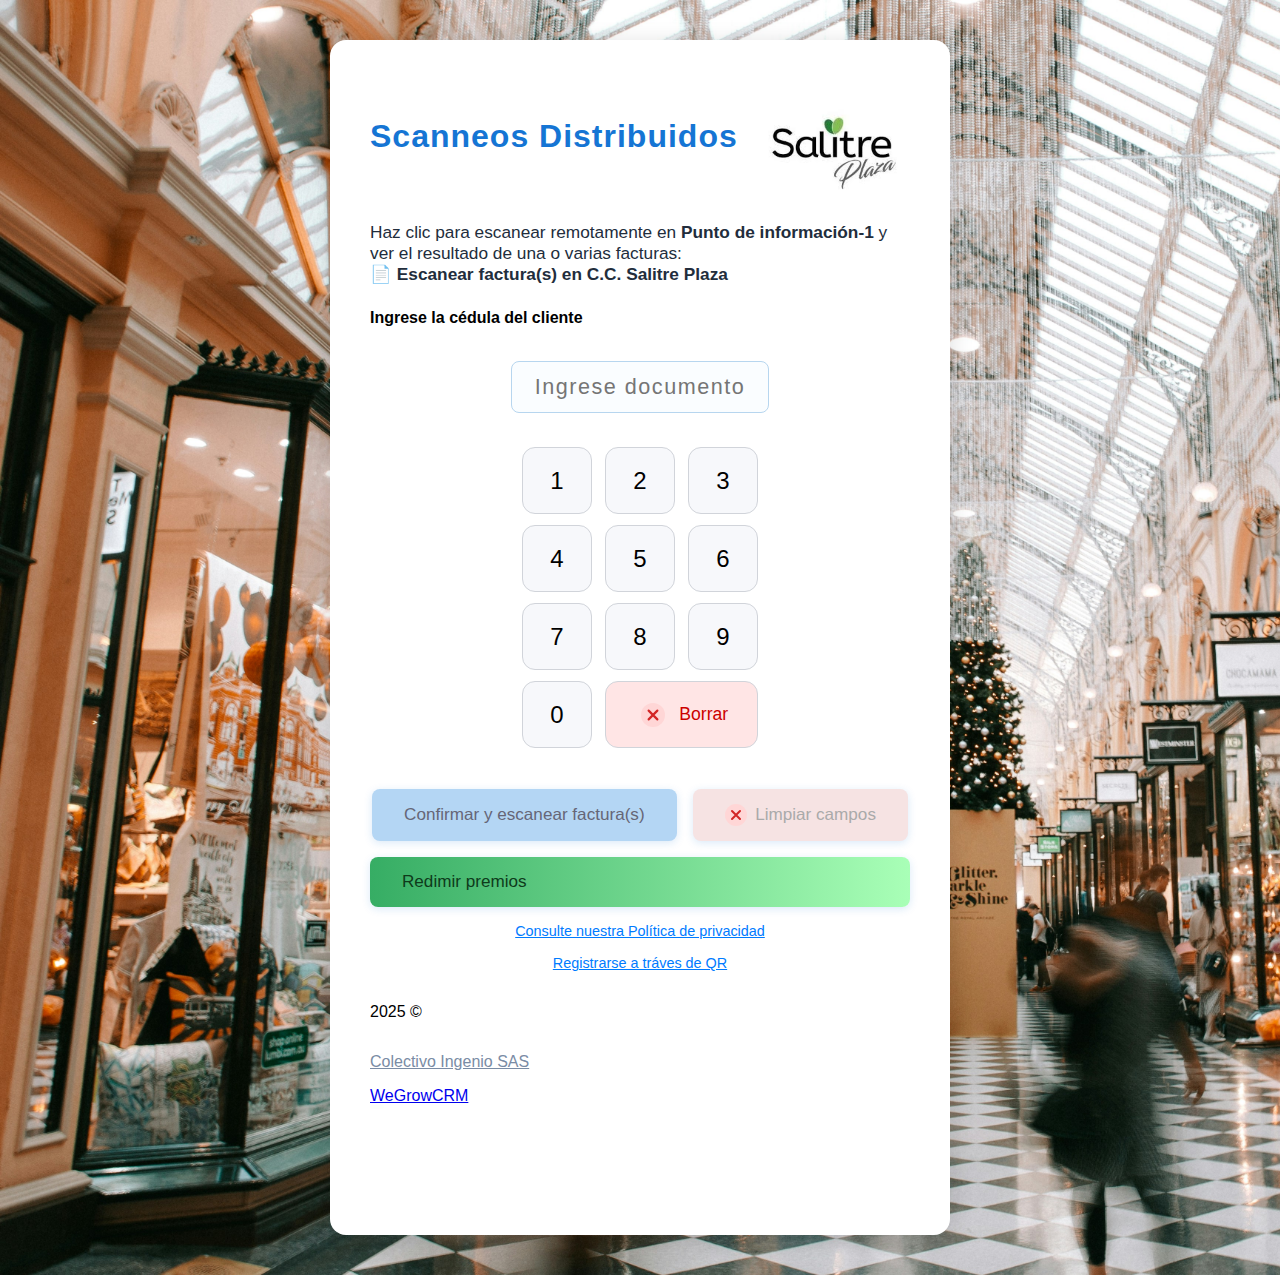
<file: fronendv3/index.html>
<!DOCTYPE html>
<html lang="es">
<head>
    <meta charset="UTF-8">
    <title>Scanneos Distribuidos - Demo </title>
    <link rel="stylesheet" href="css/style.css">
    <link rel="stylesheet" href="css/modal.css">

</head>
<body>
<div class="container">
    <div class="header-content">
        <h1>Scanneos Distribuidos</h1>
        <img src="img/logo.png" alt="Logo" class="logo">
    </div>
    <div class="explicacion">
        Haz clic para escanear remotamente en <b>Punto de información-1</b> y ver el resultado de una o varias facturas:<br>
        <b>📄 Escanear factura(s) en C.C. Salitre Plaza </b>
    </div>
    <div id="form-cedula" class="input-group">
        <label for="input-cedula"><b>Ingrese la cédula del cliente</b></label>
        <input id="input-cedula" type="text" maxlength="15" inputmode="none" readonly placeholder="Ingrese documento">
        <div id="teclado"></div>
        <div class="buttons">
            <button id="btn-confirmar" class="btn-confirmar" disabled>Confirmar y escanear factura(s)</button>
            <button class="btn-cancelar" id="btn-cancelar" disabled>
                
                <svg width="22" height="22" fill="none" viewBox="0 0 22 22">
                    <circle cx="11" cy="11" r="11" fill="#ffd6d6"/>
                    <path d="M7 7l8 8M15 7l-8 8" stroke="#d32626" stroke-width="2" stroke-linecap="round"/>
                </svg>
                Limpiar campos
            </button>
        </div>
        <button id="btn-redimir" class="btn-redimir">Redimir premios</button>
        <a href="politica-de-privacidad.html" class="politica-privacidad-link">Consulte nuestra Política de privacidad</a> 
        <a href="#" class="politica-privacidad-link" id="btn-escanear-qr">Registrarse a tráves de QR</a>
        
	    <P>2025 ©</P> 
        <a href="http://colectivoingenio.com" target="_blank" style="color:#7A8CA5;text-decoration:underline;">Colectivo Ingenio SAS</a>
        <a href="https://wegrowcrm.com/" target="_blank">WeGrowCRM</a>

        <script src="js/modal.js"></script>
        <div id="qrModal" class="modal">
        <div class="modal-content">
            <span class="close-button">&times;</span>
            <h2>Registro QR</h2>
            <p>Escanee el código QR con su dispositivo móvil para registrarse.</p>
            <div class="qr-code-placeholder">
                <img src="img/frame.png" alt="Código QR de registro">
                </div>
            <p class="modal-info">Asegúrese de tener conexión a internet en su dispositivo.</p>
            <button class="modal-button" id="btn-modal-cerrar">Entendido</button>
        </div>
    </div>
    </div>
    <div class="asociado" id="asociado"></div>

    <div class="status" id="status"></div>
    <div class="cards" id="cards"></div>
    <div id="confirm-area" style="display:none;">

        <button class="btn-secundario" id="btn-otra">Escanear otra más</button>
        <button id="btn-confirmar-envio" class="btn-confirmar">Confirmar envío</button>
    </div>
    <div id="mensaje-confirmacion"></div>
    <div id="volver-inicio-area" style="display:none;">
        <button id="btn-volver-inicio" class="btn-confirmar">Volver a comenzar</button>
    </div>
</div>
<script src="js/calculadora.js"></script>
<script src="js/demo.js"></script>
<script src="js/main.js"></script>
<script src="js/modal.js"></script>

</body>
</html>


<!-- redimir premios -->
<!-- posibilidad de registrar QR -->
<!-- firma -->
<!-- política de privacidad -->
</file>
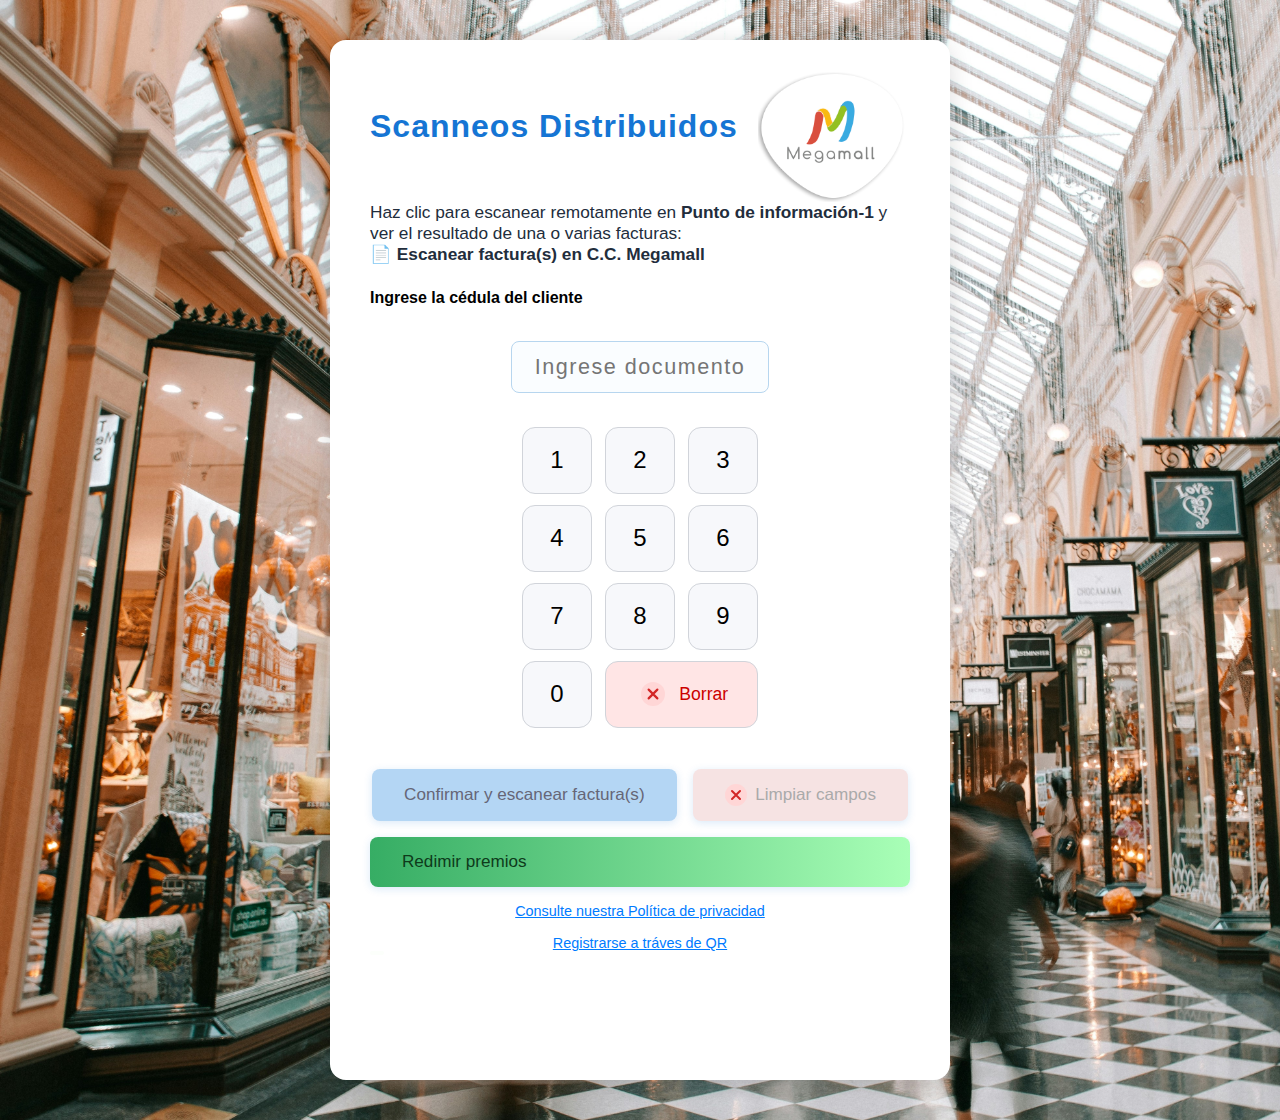
<file: frontend/index.html>
<!DOCTYPE html>
<html lang="es">
<head>
    <meta charset="UTF-8">
    <title>Scanneos Distribuidos - Demo Teclado</title>
    <link rel="stylesheet" href="css/style.css">
    <link rel="stylesheet" href="css/modal.css">

</head>
<body>
<div class="container">
    <div class="header-content">
        <h1>Scanneos Distribuidos</h1>
        <img src="img/logo.png" alt="Logo" class="logo">
    </div>
    <div class="explicacion">
        Haz clic para escanear remotamente en <b>Punto de información-1</b> y ver el resultado de una o varias facturas:<br>
        <b>📄 Escanear factura(s) en C.C. Megamall</b>
    </div>
    <div id="form-cedula" class="input-group">
        <label for="input-cedula"><b>Ingrese la cédula del cliente</b></label>
        <input id="input-cedula" type="text" maxlength="15" inputmode="none" readonly placeholder="Ingrese documento">
        <div id="teclado"></div>
        <div class="buttons">
            <button id="btn-confirmar" class="btn-confirmar" disabled>Confirmar y escanear factura(s)</button>
            <button class="btn-cancelar" id="btn-cancelar" disabled>
                
                <svg width="22" height="22" fill="none" viewBox="0 0 22 22">
                    <circle cx="11" cy="11" r="11" fill="#ffd6d6"/>
                    <path d="M7 7l8 8M15 7l-8 8" stroke="#d32626" stroke-width="2" stroke-linecap="round"/>
                </svg>
                Limpiar campos
            </button>
        </div>
        <button id="btn-redimir" class="btn-redimir">Redimir premios</button>
        <a href="politica-de-privacidad.html" class="politica-privacidad-link">Consulte nuestra Política de privacidad</a> 
        <a href="#" class="politica-privacidad-link" id="btn-escanear-qr">Registrarse a tráves de QR</a>

        <script src="js/modal.js"></script>
        <div id="qrModal" class="modal">
        <div class="modal-content">
            <span class="close-button">&times;</span>
            <h2>Registro QR</h2>
            <p>Escanee el código QR con su dispositivo móvil para registrarse.</p>
            <div class="qr-code-placeholder">
                <img src="img/frame.png" alt="Código QR de registro">
                </div>
            <p class="modal-info">Asegúrese de tener conexión a internet en su dispositivo.</p>
            <button class="modal-button" id="btn-modal-cerrar">Entendido</button>
        </div>
    </div>
    </div>
    <div class="asociado" id="asociado"></div>
    <div class="status" id="status"></div>
    <div class="cards" id="cards"></div>
    <div id="confirm-area" style="display:none;">
        <button class="btn-secundario" id="btn-otra">Escanear otra más</button>
        <button id="btn-confirmar-envio" class="btn-confirmar">Confirmar envío</button>
    </div>
    <div id="mensaje-confirmacion"></div>
    <div id="volver-inicio-area" style="display:none;">
        <button id="btn-volver-inicio" class="btn-confirmar">Volver a comenzar</button>
    </div>
</div>
<script src="js/calculadora.js"></script>
<script src="js/demo.js"></script>
<script src="js/main.js"></script>
<script src="js/modal.js"></script>

</body>
</html>


<!-- redimir premios -->
<!-- posibilidad de registrar QR -->
<!-- firma -->
<!-- política de privacidad -->
</file>
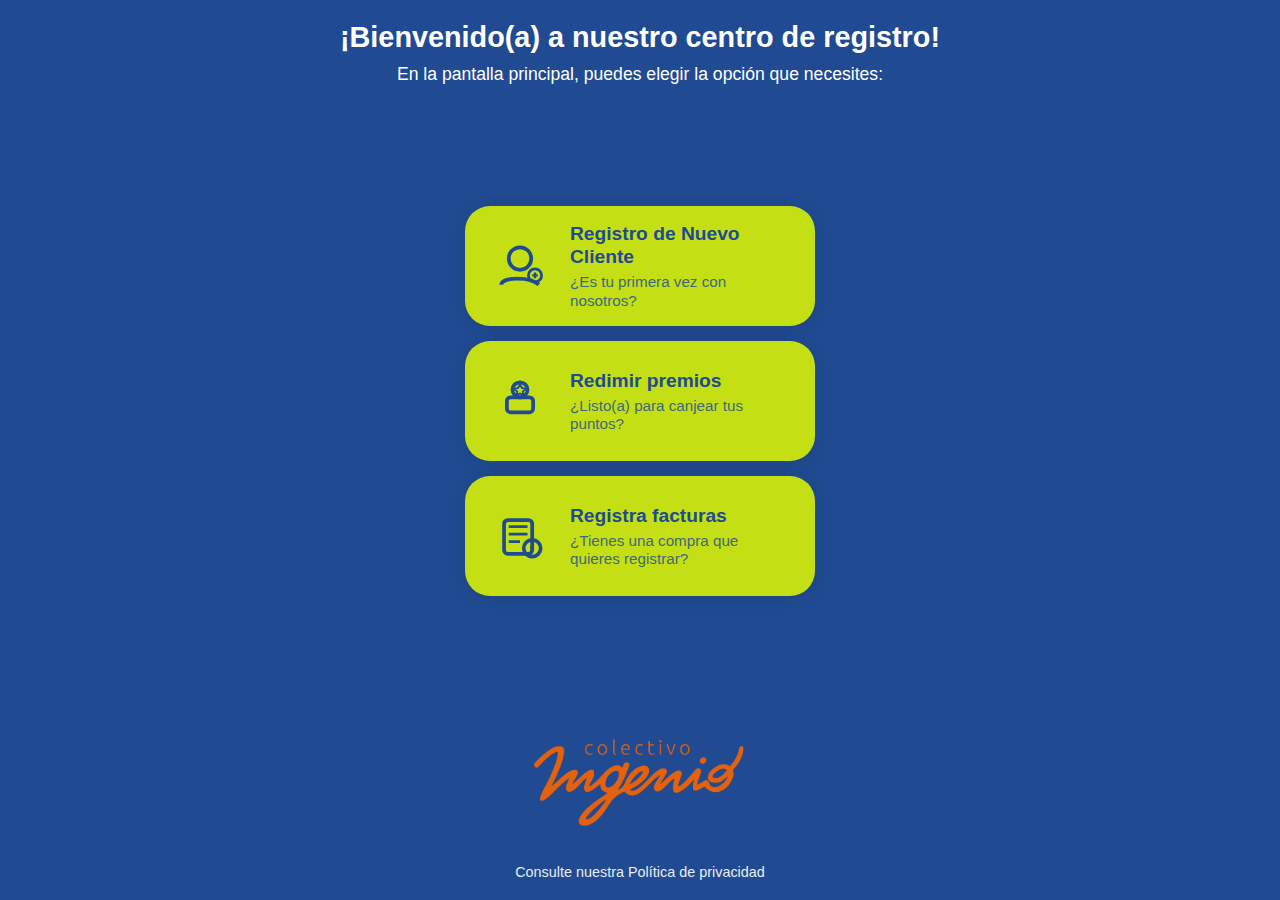
<file: kiosco_registro/index.html>
<!DOCTYPE html>
<html lang="es">
<head>
    <meta charset="UTF-8">
    <title>Centro de Registro</title>
    <meta name="viewport" content="width=device-width, initial-scale=1">
    <style>
        body {
            margin: 0;
            font-family: 'Montserrat', Arial, sans-serif;
            background: #204b92;
            color: #fff;
            height: 100vh;
            overflow: hidden;
        }
        .container {
            display: flex;
            flex-direction: column;
            align-items: center;
            justify-content: space-between;
            height: 100vh;
            padding: 20px;
            box-sizing: border-box;
        }
        .header-section {
            text-align: center;
            flex-shrink: 0;
        }
        .title {
            font-size: 1.8rem;
            margin-bottom: 8px;
            font-weight: bold;
            line-height: 1.2;
        }
        .subtitle {
            font-size: 1.1rem;
            margin-bottom: 15px;
            font-weight: 400;
            line-height: 1.3;
        }
        .options {
            display: flex;
            flex-direction: column;
            gap: 15px;
            align-items: center;
            flex: 1;
            justify-content: center;
            width: 100%;
            max-width: 400px;
        }
        .option {
            background: #c4e014;
            color: #204b92;
            border-radius: 25px;
            width: 100%;
            max-width: 350px;
            height: 120px;
            display: flex;
            align-items: center;
            justify-content: flex-start;
            box-shadow: 0 2px 15px rgba(30,30,30,0.14);
            cursor: pointer;
            transition: box-shadow 0.14s, transform 0.09s;
            user-select: none;
            padding: 0 25px;
            box-sizing: border-box;
        }
        .option:hover {
            box-shadow: 0 8px 28px rgba(30,30,30,0.17);
            transform: translateY(-2px) scale(1.02);
        }
        .option svg {
            width: 60px;
            height: 60px;
            margin-right: 20px;
            flex-shrink: 0;
        }
        .option-content {
            display: flex;
            flex-direction: column;
            align-items: flex-start;
            flex: 1;
        }
        .option-title {
            font-size: 1.2rem;
            font-weight: bold;
            margin-bottom: 5px;
            line-height: 1.2;
        }
        .option-desc {
            font-size: 0.95rem;
            color: #204b92;
            opacity: 0.8;
            line-height: 1.2;
        }
        .footer-section {
            display: flex;
            flex-direction: column;
            align-items: center;
            gap: 15px;
            flex-shrink: 0;
        }
        .footer-section img {
            width: 250px;
            height: auto;
        }
        .footer {
            color: #fff;
            font-size: 0.9rem;
            opacity: 0.9;
            text-align: center;
        }
        .footer a {
            color: #fff;
            text-decoration: none;
        }
        .footer a:hover {
            text-decoration: underline;
        }
        
        /* MODAL ESTILOS */
        .modal {
            display: none;
            position: fixed;
            z-index: 999;
            left: 0; top: 0;
            width: 100vw; height: 100vh;
            background: rgba(32,75,146,0.80);
            justify-content: center;
            align-items: center;
        }
        .modal-content {
            background: #fff;
            color: #204b92;
            border-radius: 22px;
            padding: 38px 34px 24px 34px;
            box-shadow: 0 4px 32px rgba(20,30,50,0.24);
            text-align: center;
            min-width: 300px;
            max-width: 92vw;
            position: relative;
            animation: pop 0.25s;
        }
        @keyframes pop {
            0% {transform: scale(0.8);}
            100% {transform: scale(1);}
        }
        .modal-content img {
            max-width: 250px;
            width: 60vw;
            margin-bottom: 14px;
        }
        .modal-close {
            position: absolute;
            top: 14px;
            right: 20px;
            background: transparent;
            border: none;
            font-size: 1.9rem;
            color: #204b92;
            cursor: pointer;
            font-weight: bold;
        }
        .modal-title {
            font-size: 1.28rem;
            font-weight: 700;
            margin-bottom: 18px;
        }
        
        /* Responsive adjustments */
        @media (max-width: 600px) {
            .container {
                padding: 15px;
            }
            .title {
                font-size: 1.5rem;
            }
            .subtitle {
                font-size: 1rem;
            }
            .option {
                height: 100px;
                padding: 0 20px;
            }
            .option svg {
                width: 50px;
                height: 50px;
                margin-right: 15px;
            }
            .option-title {
                font-size: 1.1rem;
            }
            .option-desc {
                font-size: 0.85rem;
            }
            .footer-section img {
                width: 60px;
            }
        }
        
        @media (max-height: 600px) {
            .title {
                font-size: 1.4rem;
                margin-bottom: 5px;
            }
            .subtitle {
                font-size: 0.95rem;
                margin-bottom: 10px;
            }
            .options {
                gap: 10px;
            }
            .option {
                height: 90px;
            }
            .footer-section {
                gap: 10px;
            }
            .footer-section img {
                width: 50px;
            }
        }
    </style>
</head>
<body>
    <div class="container">
        <div class="header-section">
            <div class="title">
                ¡Bienvenido(a) a nuestro centro de registro!
            </div>
            <div class="subtitle">
                En la pantalla principal, puedes elegir la opción que necesites:
            </div>
        </div>
        
        <div class="options">
            <!-- Opción 1: Registro Nuevo Cliente -->
            <div class="option" id="optCliente">
                <svg fill="none" stroke="currentColor" stroke-width="5" viewBox="0 0 64 64">
                    <circle cx="32" cy="24" r="12" stroke-width="4"/>
                    <path d="M12 52c0-8.8 31.9-8.8 40 0" stroke-width="4"/>
                    <circle cx="48" cy="42" r="7" stroke-width="3"/>
                    <path d="M48 39v6M45 42h6" stroke-width="2.5"/>
                </svg>
                <div class="option-content">
                    <div class="option-title">Registro de Nuevo Cliente</div>
                    <div class="option-desc">¿Es tu primera vez con nosotros?</div>
                </div>
            </div>
            
            <!-- Opción 2: Redimir Premios -->
            <div class="option" id="optPremios">
                <svg fill="none" stroke="currentColor" stroke-width="5" viewBox="0 0 64 64">
                    <rect x="18" y="28" width="28" height="16" rx="4" stroke-width="4"/>
                    <circle cx="32" cy="20" r="8" stroke-width="4"/>
                    <polygon points="32,14 34,18 38,19 35,22 36,26 32,24 28,26 29,22 26,19 30,18" fill="none" stroke-width="2"/>
                </svg>
                <div class="option-content">
                    <div class="option-title">Redimir premios</div>
                    <div class="option-desc">¿Listo(a) para canjear tus puntos?</div>
                </div>
            </div>
            
            <!-- Opción 3: Registrar Facturas -->
            <div class="option" id="optFacturas">
                <svg fill="none" stroke="currentColor" stroke-width="5" viewBox="0 0 64 64">
                    <rect x="15" y="15" width="30" height="36" rx="4" stroke-width="4"/>
                    <path d="M20 22h20M20 30h20M20 38h12" stroke-width="3"/>
                    <circle cx="45" cy="45" r="9" stroke-width="4"/>
                    <path d="M45 41v5M43 45h4" stroke-width="3"/>
                </svg>
                <div class="option-content">
                    <div class="option-title">Registra facturas</div>
                    <div class="option-desc">¿Tienes una compra que quieres registrar?</div>
                </div>
            </div>
        </div>
        
        <div class="footer-section">
            <img src="img/logo_grande.png" alt="">
            <div class="footer">
                <a href="privacy.html">Consulte nuestra Política de privacidad</a>
            </div>
        </div>
    </div>
    
    <!-- MODAL QR REGISTRO -->
    <div class="modal" id="modalQR">
        <div class="modal-content">
            <button class="modal-close" id="closeModal" title="Cerrar">&times;</button>
            <div class="modal-title">Escanea el código QR para registrar tus datos</div>
            <img src="img/frame.png" alt="Código QR de registro">
            <div style="margin-top:12px;font-size:1rem;">
                Usa tu celular para diligenciar tu registro.
            </div>
        </div>
    </div>
    
    <script>
        // Opción 1: Ir a facturas
        document.getElementById('optFacturas').onclick = function() {
            window.location.href = "facturas.html";
        };
        // Opción 2: Ir a premios
        document.getElementById('optPremios').onclick = function() {
            window.location.href = "premios.html";
        };
        // Opción 3: Modal QR
        document.getElementById('optCliente').onclick = function() {
            document.getElementById('modalQR').style.display = "flex";
        };
        document.getElementById('closeModal').onclick = function() {
            document.getElementById('modalQR').style.display = "none";
        };
        // Cerrar modal al hacer click fuera del contenido
        document.getElementById('modalQR').onclick = function(e) {
            if (e.target === this) this.style.display = "none";
        };
        // Opcional: cerrar con ESC
        window.addEventListener('keydown', function(e) {
            if (e.key === 'Escape') {
                document.getElementById('modalQR').style.display = "none";
            }
        });
    </script>
</body>
</html>
</file>
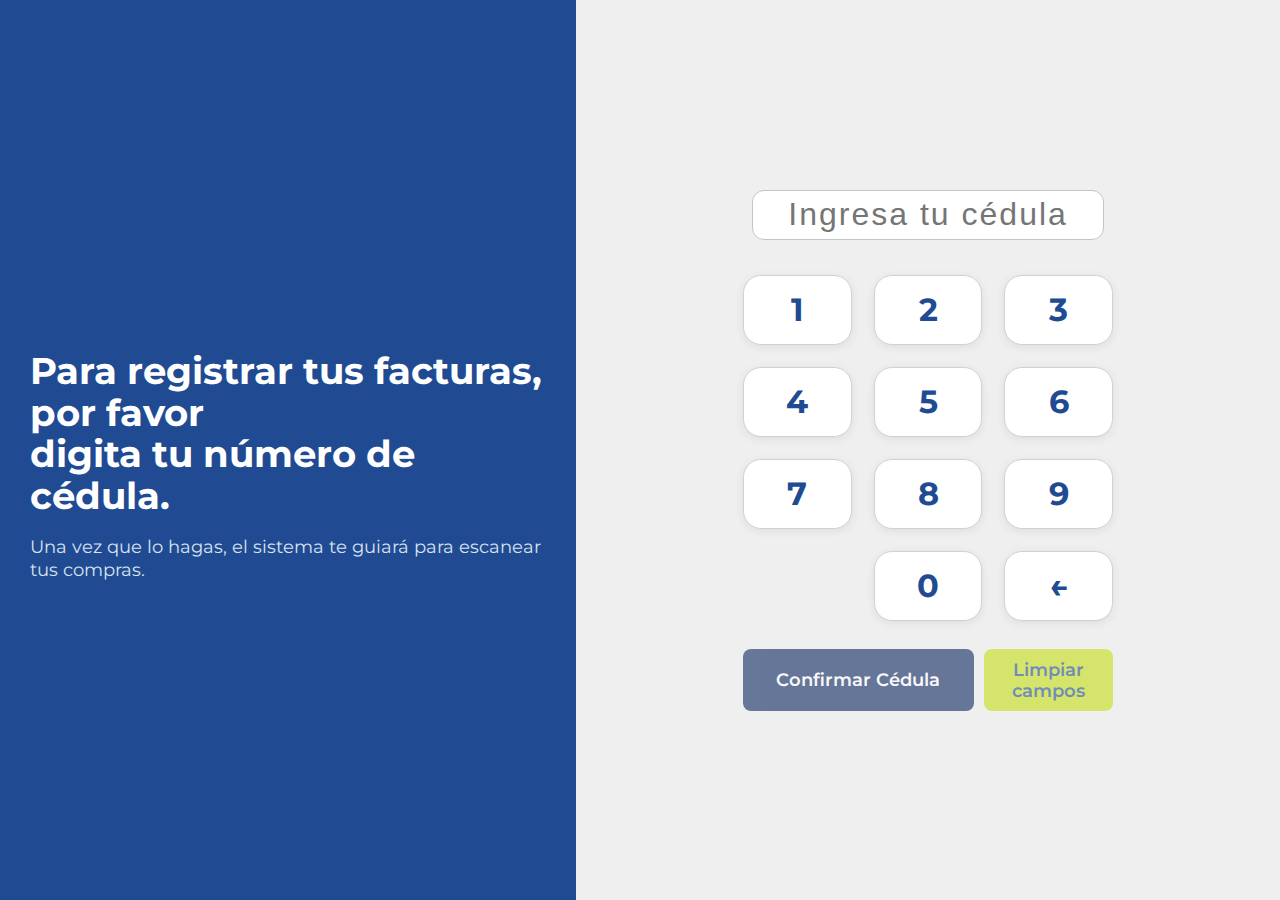
<file: frontend/facturas.html>
<!DOCTYPE html>
<html lang="es">
<head>
    <meta charset="UTF-8">
    <title>Registrar Facturas</title>
    <meta name="viewport" content="width=device-width, initial-scale=1">

    <link rel="stylesheet" href="css/styles.css">
</head>
<body>
<div class="main-container">
    <!-- Panel Izquierdo -->
    <div class="left-panel">
        <div class="left-content">
            <h2>Para registrar tus facturas, por favor<br> digita tu número de cédula.</h2>
            <p>Una vez que lo hagas, el sistema te guiará para escanear tus compras.</p>
        </div>
        <!-- Bloque de controles y cédula asociada (aparece después de confirmar) -->
        <div id="controles-facturas" class="cedula-controls hidden">
            <div class="cedula-label">Cédula asociada:</div>
            <div class="cedula-tag" id="cedula-asociada-left"></div>
            <button class="btn-anadir" id="btnOtraFactura">Añadir otra factura</button>
            <button class="btn-confirmar" id="btnFinalizar">Confirmar y finalizar</button>
        </div>
    </div>
    <!-- Panel Derecho -->
    <div class="right-panel">
        <!-- Formulario para cédula -->
        <div class="form-container" id="form-cedula-area">
            <input type="text" id="cedulaInput" class="input-box" maxlength="15" readonly placeholder="Ingresa tu cédula">
            <div class="keypad">
                <div class="key" data-key="1">1</div>
                <div class="key" data-key="2">2</div>
                <div class="key" data-key="3">3</div>
                <div class="key" data-key="4">4</div>
                <div class="key" data-key="5">5</div>
                <div class="key" data-key="6">6</div>
                <div class="key" data-key="7">7</div>
                <div class="key" data-key="8">8</div>
                <div class="key" data-key="9">9</div>
                <div class="key" style="visibility: hidden"></div>
                <div class="key" data-key="0">0</div>
                <div class="key" id="backspace">&larr;</div>
            </div>
            <div class="buttons-row">
                <button class="btn btn-confirmar" id="confirmarBtn" disabled>Confirmar Cédula</button>
                <button class="btn btn-limpiar" id="limpiarBtn" disabled>Limpiar campos</button>
            </div>
        </div>
        <!-- Panel de Facturas -->
        <div id="panel-facturas" class="hidden">
            <div class="facturas-header">
                <h3 style="margin: 0; color: #204b92;">Facturas Registradas</h3>
            </div>
            <div class="facturas-container">
                <div class="factura-lista" id="factura-lista"></div>
            </div>
        </div>
        <!-- Mensaje de éxito -->
        <div id="mensaje-exito" class="hidden" style="display: flex; align-items: center; justify-content: center; height: 100%;">
            <div class="btn-exito">
                ¡Facturas enviadas con éxito!<br>
                Gracias por tu registro.
            </div>
        </div>
    </div>
</div>

<script src="js/demo.js"></script>
<script src="js/main.js"></script>

</body>
</html>
</file>
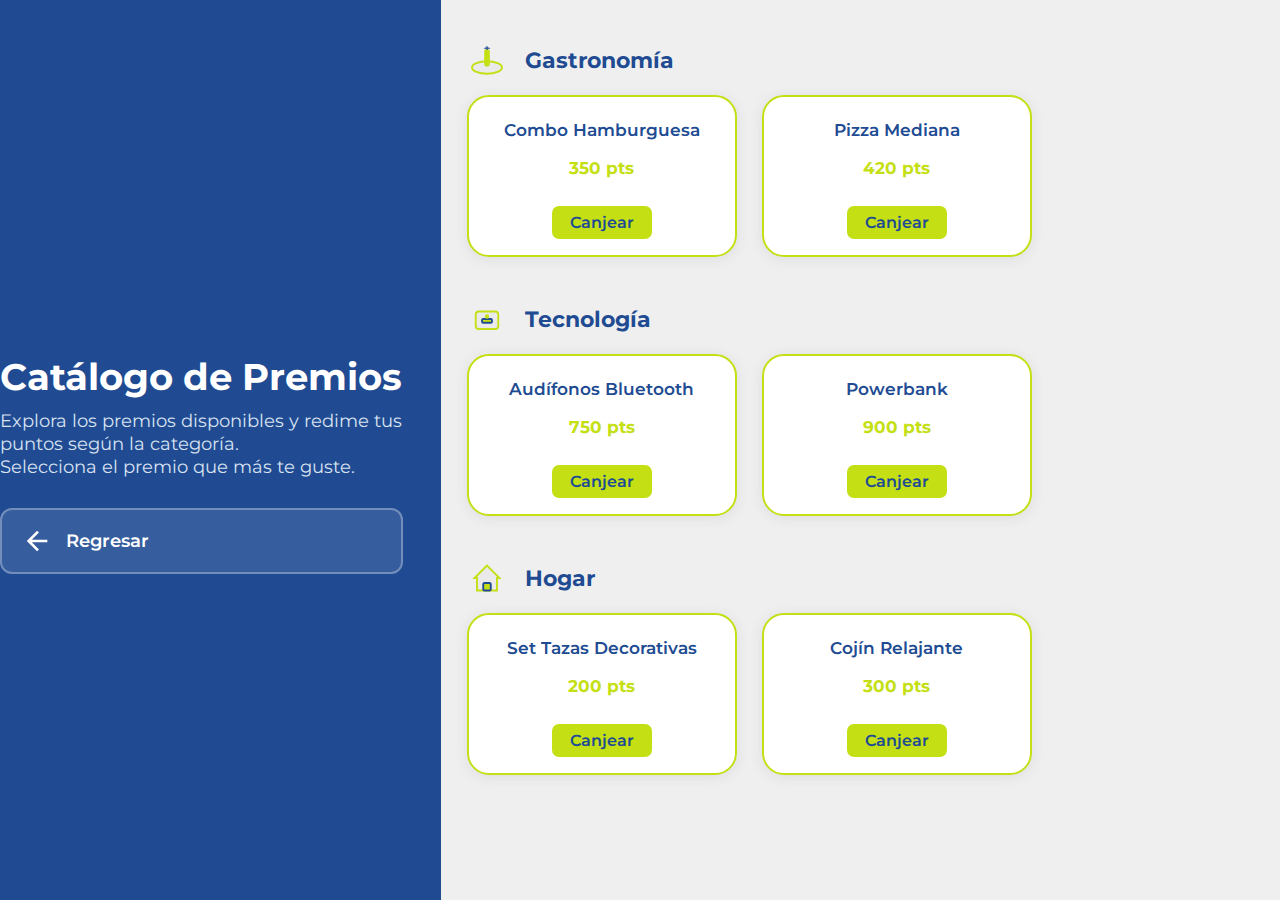
<file: frontend/premios.html>
<!DOCTYPE html>
<html lang="es">
<head>
    <meta charset="UTF-8">
    <title>Catálogo de Premios</title>
    <meta name="viewport" content="width=device-width, initial-scale=1">
    <style>
        @import url('https://fonts.googleapis.com/css2?family=Montserrat:wght@400;700&display=swap');
        body {
            margin: 0;
            font-family: 'Montserrat', Arial, sans-serif;
            background: #eaeaea;
            color: #204b92;
        }
        .main-container {
            display: flex;
            min-height: 100vh;
        }
        .left-panel {
            background: #204b92;
            color: #fff;
            flex: 0.9;
            display: flex;
            flex-direction: column;
            justify-content: center;
            align-items: flex-end;
            padding-right: 38px;
            min-width: 300px;
        }
        .left-content {
            max-width: 430px;
        }
        .left-panel h2 {
            font-size: 2.3rem;
            font-weight: 700;
            margin-bottom: 12px;
            line-height: 1.09;
        }
        .left-panel p {
            font-size: 1.15rem;
            color: #d8e2f1;
            margin-top: 0;
            margin-bottom: 30px;
        }
        
        /* Estilos para la flecha de retorno */
        .back-arrow {
            display: flex;
            align-items: center;
            gap: 12px;
            cursor: pointer;
            transition: all 0.3s ease;
            padding: 15px 20px;
            border-radius: 12px;
            border: 2px solid rgba(255, 255, 255, 0.3);
            background: rgba(255, 255, 255, 0.1);
            margin-top: 20px;
        }
        
        .back-arrow:hover {
            background: rgba(255, 255, 255, 0.2);
            border-color: rgba(255, 255, 255, 0.6);
            transform: translateX(-5px);
        }
        
        .back-arrow svg {
            width: 32px;
            height: 32px;
            transition: transform 0.3s ease;
        }
        
        .back-arrow:hover svg {
            transform: translateX(-3px);
        }
        
        .back-arrow span {
            font-size: 1.1rem;
            font-weight: 600;
            color: #fff;
        }
        
        .right-panel {
            background: #efefef;
            flex: 1.7;
            display: flex;
            flex-direction: column;
            justify-content: flex-start;
            align-items: flex-start;
            padding: 40px 4vw 40px 2vw;
            min-width: 380px;
        }
        .categoria {
            margin-bottom: 42px;
        }
        .cat-header {
            display: flex;
            align-items: center;
            gap: 18px;
            margin-bottom: 15px;
        }
        .cat-header svg {
            width: 40px;
            height: 40px;
            flex-shrink: 0;
        }
        .cat-title {
            font-size: 1.4rem;
            font-weight: 700;
            color: #204b92;
        }
        .premios-list {
            display: flex;
            flex-wrap: wrap;
            gap: 25px;
        }
        .premio-card {
            background: #fff;
            border-radius: 22px;
            box-shadow: 0 2px 14px rgba(60,60,90,0.09);
            padding: 22px 28px 16px 28px;
            width: 210px;
            min-height: 120px;
            display: flex;
            flex-direction: column;
            align-items: center;
            justify-content: space-between;
            text-align: center;
            border: 2.5px solid #c4e014;
        }
        .premio-nombre {
            font-size: 1.09rem;
            font-weight: 600;
            margin-bottom: 6px;
        }
        .premio-puntos {
            color: #c4e014;
            font-weight: 700;
            font-size: 1.08rem;
            margin-bottom: 8px;
        }
        .premio-btn {
            margin-top: 9px;
            padding: 7px 18px;
            background: #c4e014;
            color: #204b92;
            border: none;
            border-radius: 7px;
            font-size: 1rem;
            font-family: 'Montserrat', Arial, sans-serif;
            font-weight: 600;
            cursor: pointer;
            transition: background 0.15s;
        }
        .premio-btn:hover {
            background: #d3f324;
        }
        @media (max-width: 900px) {
            .main-container {
                flex-direction: column;
            }
            .left-panel, .right-panel {
                min-width: unset;
                width: 100vw;
            }
            .right-panel {
                padding: 30px 3vw 30px 3vw;
            }
        }
        @media (max-width: 600px) {
            .premios-list {
                flex-direction: column;
                align-items: center;
            }
            .premio-card {
                width: 85vw;
            }
            .right-panel {
                padding: 22px 1vw;
            }
            .back-arrow {
                padding: 12px 16px;
            }
            .back-arrow svg {
                width: 28px;
                height: 28px;
            }
            .back-arrow span {
                font-size: 1rem;
            }
        }
    </style>
</head>
<body>
    <div class="main-container">
        <!-- Panel Izquierdo -->
        <div class="left-panel">
            <div class="left-content">
                <h2>
                    Catálogo de Premios
                </h2>
                <p>
                    Explora los premios disponibles y redime tus puntos según la categoría.<br>
                    Selecciona el premio que más te guste.
                </p>
                
                <!-- Flecha de retorno -->
                <div class="back-arrow" onclick="goBack()">
                    <svg viewBox="0 0 24 24" fill="none" stroke="currentColor" stroke-width="2">
                        <path d="M19 12H5M12 19l-7-7 7-7"/>
                    </svg>
                    <span>Regresar</span>
                </div>
            </div>
        </div>
        <!-- Panel Derecho -->
        <div class="right-panel">
            <!-- Categoría: Gastronomía -->
            <div class="categoria">
                <div class="cat-header">
                    <!-- Icono Comida -->
                    <svg viewBox="0 0 64 64" fill="none" stroke="#c4e014" stroke-width="3">
                        <ellipse cx="32" cy="44" rx="24" ry="10" fill="#eaeaea" stroke="#c4e014"/>
                        <rect x="29" y="16" width="6" height="25" rx="3" fill="#c4e014" stroke="#c4e014"/>
                        <path d="M32 16V10M28 14C28 12 36 12 36 14" stroke="#204b92" stroke-width="2"/>
                    </svg>
                    <span class="cat-title">Gastronomía</span>
                </div>
                <div class="premios-list">
                    <div class="premio-card">
                        <div class="premio-nombre">Combo Hamburguesa</div>
                        <div class="premio-puntos">350 pts</div>
                        <button class="premio-btn">Canjear</button>
                    </div>
                    <div class="premio-card">
                        <div class="premio-nombre">Pizza Mediana</div>
                        <div class="premio-puntos">420 pts</div>
                        <button class="premio-btn">Canjear</button>
                    </div>
                </div>
            </div>
            <!-- Categoría: Tecnología -->
            <div class="categoria">
                <div class="cat-header">
                    <!-- Icono Tecnología -->
                    <svg viewBox="0 0 64 64" fill="none" stroke="#c4e014" stroke-width="3">
                        <rect x="14" y="20" width="36" height="28" rx="5" fill="#eaeaea" stroke="#c4e014"/>
                        <rect x="24" y="32" width="16" height="6" rx="2" fill="#c4e014" stroke="#204b92"/>
                        <circle cx="32" cy="28" r="2" fill="#c4e014"/>
                    </svg>
                    <span class="cat-title">Tecnología</span>
                </div>
                <div class="premios-list">
                    <div class="premio-card">
                        <div class="premio-nombre">Audífonos Bluetooth</div>
                        <div class="premio-puntos">750 pts</div>
                        <button class="premio-btn">Canjear</button>
                    </div>
                    <div class="premio-card">
                        <div class="premio-nombre">Powerbank</div>
                        <div class="premio-puntos">900 pts</div>
                        <button class="premio-btn">Canjear</button>
                    </div>
                </div>
            </div>
            <!-- Categoría: Hogar -->
            <div class="categoria">
                <div class="cat-header">
                    <!-- Icono Hogar -->
                    <svg viewBox="0 0 64 64" fill="none" stroke="#c4e014" stroke-width="3">
                        <polygon points="32,12 12,32 16,32 16,52 48,52 48,32 52,32 32,12" fill="#eaeaea" stroke="#c4e014"/>
                        <rect x="26" y="40" width="12" height="12" rx="2" fill="#c4e014" stroke="#204b92"/>
                    </svg>
                    <span class="cat-title">Hogar</span>
                </div>
                <div class="premios-list">
                    <div class="premio-card">
                        <div class="premio-nombre">Set Tazas Decorativas</div>
                        <div class="premio-puntos">200 pts</div>
                        <button class="premio-btn">Canjear</button>
                    </div>
                    <div class="premio-card">
                        <div class="premio-nombre">Cojín Relajante</div>
                        <div class="premio-puntos">300 pts</div>
                        <button class="premio-btn">Canjear</button>
                    </div>
                </div>
            </div>
            <!-- Puedes agregar más categorías aquí -->
        </div>
    </div>

    <script>
        function goBack() {
            // Opción 1: Ir a la página anterior del historial
            window.history.back();
            
            // Opción 2: Si quieres ir a una página específica, descomenta la línea siguiente:
            // window.location.href = 'index.html';
        }
    </script>
</body>
</html>
</file>
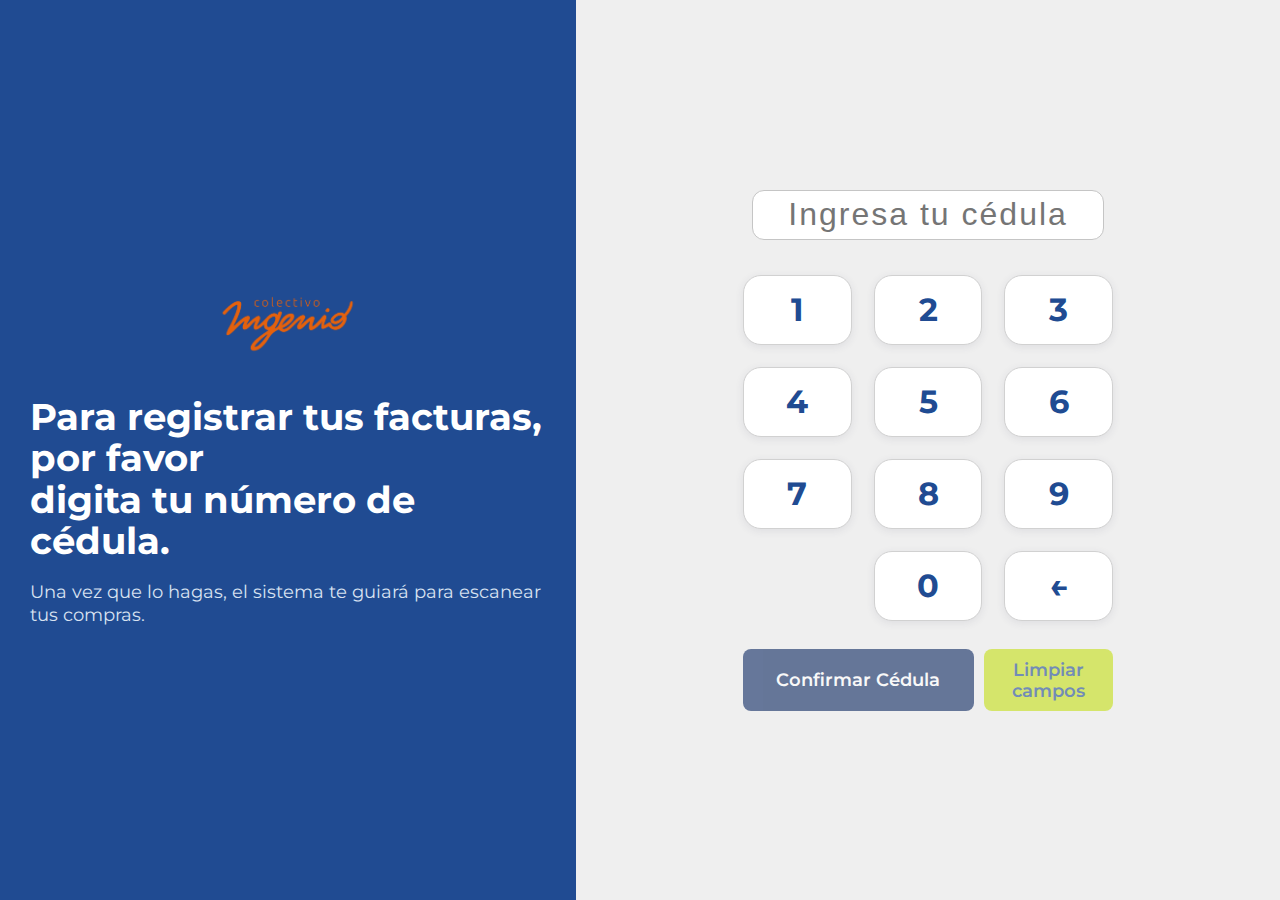
<file: kiosco_registro/facturas.html>
<!DOCTYPE html>
<html lang="es">
<head>
    <meta charset="UTF-8">
    <title>Registrar Facturas</title>
    <meta name="viewport" content="width=device-width, initial-scale=1">

    <link rel="stylesheet" href="css/styles.css">
</head>
<body>
<div class="main-container">
    <!-- Panel Izquierdo -->
    <div class="left-panel">
        <img src="img/logo_grande.png" alt="" style="width: 30%; height: auto;">
        <div class="left-content">
            <h2>Para registrar tus facturas, por favor<br> digita tu número de cédula.</h2>
            <p>Una vez que lo hagas, el sistema te guiará para escanear tus compras.</p>
        </div>
        <!-- Bloque de controles y cédula asociada (aparece después de confirmar) -->
        <div id="controles-facturas" class="cedula-controls hidden">
            <div class="cedula-label">Cédula asociada:</div>
            <div class="cedula-tag" id="cedula-asociada-left"></div>
            <button class="btn-anadir" id="btnOtraFactura">Añadir otra factura</button>
            <button class="btn-confirmar" id="btnFinalizar">Confirmar y finalizar</button>
        </div>
    </div>
    <!-- Panel Derecho -->
    <div class="right-panel">
        <!-- Formulario para cédula -->
        <div class="form-container" id="form-cedula-area">
            <input type="text" id="cedulaInput" class="input-box" maxlength="15" readonly placeholder="Ingresa tu cédula">
            <div class="keypad">
                <div class="key" data-key="1">1</div>
                <div class="key" data-key="2">2</div>
                <div class="key" data-key="3">3</div>
                <div class="key" data-key="4">4</div>
                <div class="key" data-key="5">5</div>
                <div class="key" data-key="6">6</div>
                <div class="key" data-key="7">7</div>
                <div class="key" data-key="8">8</div>
                <div class="key" data-key="9">9</div>
                <div class="key" style="visibility: hidden"></div>
                <div class="key" data-key="0">0</div>
                <div class="key" id="backspace">&larr;</div>
            </div>
            <div class="buttons-row">
                <button class="btn btn-confirmar" id="confirmarBtn" disabled>Confirmar Cédula</button>
                <button class="btn btn-limpiar" id="limpiarBtn" disabled>Limpiar campos</button>
            </div>
        </div>
        <!-- Panel de Facturas -->
        <div id="panel-facturas" class="hidden">
            <div class="facturas-header">
                <h3 style="margin: 0; color: #204b92;">Facturas Registradas</h3>
            </div>
            <div class="facturas-container">
                <div class="factura-lista" id="factura-lista"></div>
            </div>
        </div>
        <!-- Mensaje de éxito -->
        <div id="mensaje-exito" class="hidden" style="display: flex; align-items: center; justify-content: center; height: 100%;">
            <div class="btn-exito">
                ¡Facturas enviadas con éxito!<br>
                Gracias por tu registro.
            </div>
        </div>
    </div>
</div>

<script src="js/demo.js"></script>
<script src="js/main.js"></script>

</body>
</html>
</file>
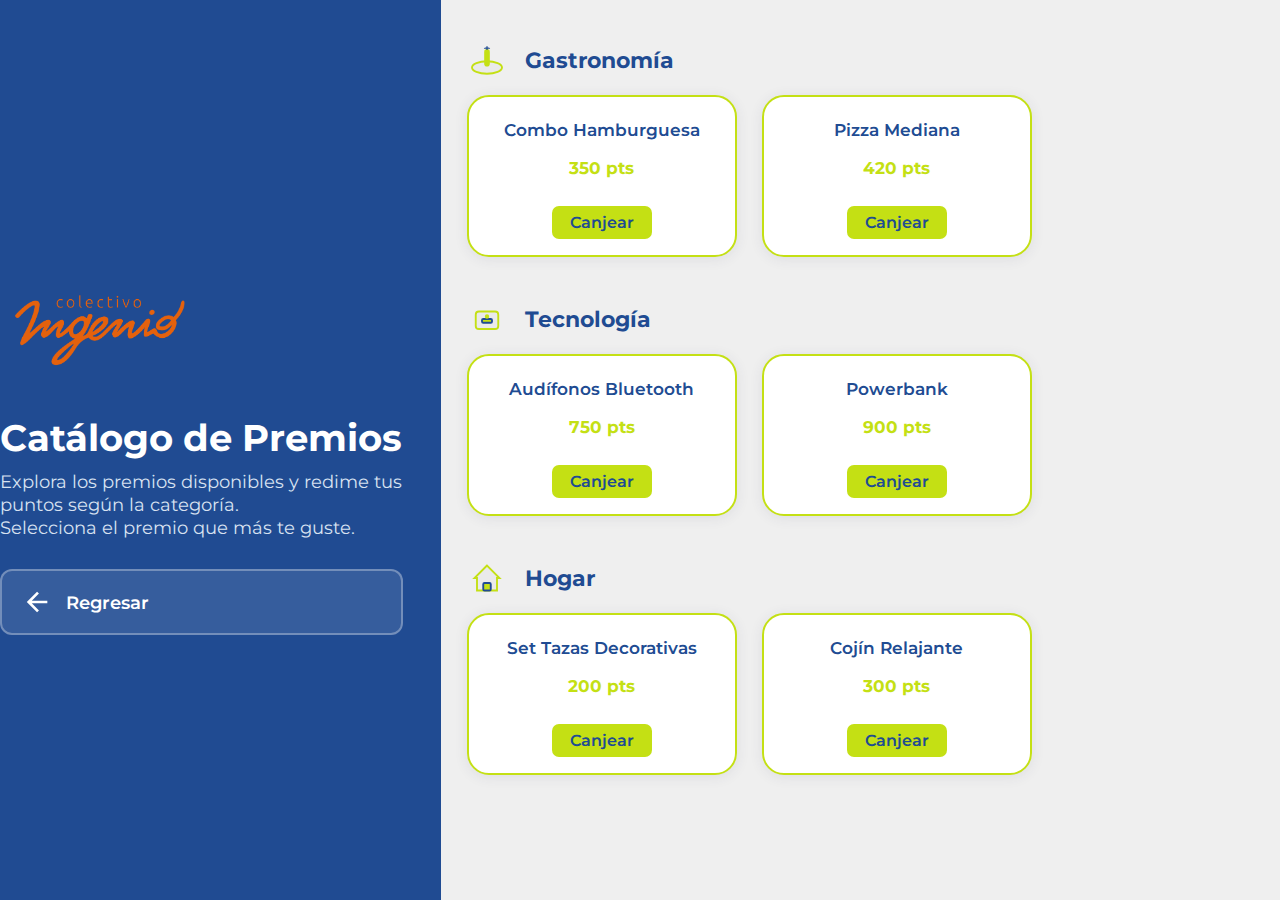
<file: kiosco_registro/premios.html>
<!DOCTYPE html>
<html lang="es">
<head>
    <meta charset="UTF-8">
    <title>Catálogo de Premios</title>
    <meta name="viewport" content="width=device-width, initial-scale=1">
    <style>
        @import url('https://fonts.googleapis.com/css2?family=Montserrat:wght@400;700&display=swap');
        body {
            margin: 0;
            font-family: 'Montserrat', Arial, sans-serif;
            background: #eaeaea;
            color: #204b92;
        }
        .main-container {
            display: flex;
            min-height: 100vh;
        }
        .left-panel {
            background: #204b92;
            color: #fff;
            flex: 0.9;
            display: flex;
            flex-direction: column;
            justify-content: center;
            align-items: flex-end;
            padding-right: 38px;
            min-width: 300px;
        }
        .left-content {
            max-width: 430px;
        }
        .left-panel h2 {
            font-size: 2.3rem;
            font-weight: 700;
            margin-bottom: 12px;
            line-height: 1.09;
        }
        .left-panel p {
            font-size: 1.15rem;
            color: #d8e2f1;
            margin-top: 0;
            margin-bottom: 30px;
        }
        
        /* Estilos para la flecha de retorno */
        .back-arrow {
            display: flex;
            align-items: center;
            gap: 12px;
            cursor: pointer;
            transition: all 0.3s ease;
            padding: 15px 20px;
            border-radius: 12px;
            border: 2px solid rgba(255, 255, 255, 0.3);
            background: rgba(255, 255, 255, 0.1);
            margin-top: 20px;
        }
        
        .back-arrow:hover {
            background: rgba(255, 255, 255, 0.2);
            border-color: rgba(255, 255, 255, 0.6);
            transform: translateX(-5px);
        }
        
        .back-arrow svg {
            width: 32px;
            height: 32px;
            transition: transform 0.3s ease;
        }
        
        .back-arrow:hover svg {
            transform: translateX(-3px);
        }
        
        .back-arrow span {
            font-size: 1.1rem;
            font-weight: 600;
            color: #fff;
        }
        
        .right-panel {
            background: #efefef;
            flex: 1.7;
            display: flex;
            flex-direction: column;
            justify-content: flex-start;
            align-items: flex-start;
            padding: 40px 4vw 40px 2vw;
            min-width: 380px;
        }
        .categoria {
            margin-bottom: 42px;
        }
        .cat-header {
            display: flex;
            align-items: center;
            gap: 18px;
            margin-bottom: 15px;
        }
        .cat-header svg {
            width: 40px;
            height: 40px;
            flex-shrink: 0;
        }
        .cat-title {
            font-size: 1.4rem;
            font-weight: 700;
            color: #204b92;
        }
        .premios-list {
            display: flex;
            flex-wrap: wrap;
            gap: 25px;
        }
        .premio-card {
            background: #fff;
            border-radius: 22px;
            box-shadow: 0 2px 14px rgba(60,60,90,0.09);
            padding: 22px 28px 16px 28px;
            width: 210px;
            min-height: 120px;
            display: flex;
            flex-direction: column;
            align-items: center;
            justify-content: space-between;
            text-align: center;
            border: 2.5px solid #c4e014;
        }
        .premio-nombre {
            font-size: 1.09rem;
            font-weight: 600;
            margin-bottom: 6px;
        }
        .premio-puntos {
            color: #c4e014;
            font-weight: 700;
            font-size: 1.08rem;
            margin-bottom: 8px;
        }
        .premio-btn {
            margin-top: 9px;
            padding: 7px 18px;
            background: #c4e014;
            color: #204b92;
            border: none;
            border-radius: 7px;
            font-size: 1rem;
            font-family: 'Montserrat', Arial, sans-serif;
            font-weight: 600;
            cursor: pointer;
            transition: background 0.15s;
        }
        .premio-btn:hover {
            background: #d3f324;
        }
        @media (max-width: 900px) {
            .main-container {
                flex-direction: column;
            }
            .left-panel, .right-panel {
                min-width: unset;
                width: 100vw;
            }
            .right-panel {
                padding: 30px 3vw 30px 3vw;
            }
        }
        @media (max-width: 600px) {
            .premios-list {
                flex-direction: column;
                align-items: center;
            }
            .premio-card {
                width: 85vw;
            }
            .right-panel {
                padding: 22px 1vw;
            }
            .back-arrow {
                padding: 12px 16px;
            }
            .back-arrow svg {
                width: 28px;
                height: 28px;
            }
            .back-arrow span {
                font-size: 1rem;
            }
        }
    </style>
</head>
<body>
    <div class="main-container">
        <!-- Panel Izquierdo -->
        <div class="left-panel">
            <div class="left-content">
                <img src="img/logo_grande.png" alt="" style="width: 50%; height: auto;">
                <h2>
                    Catálogo de Premios
                </h2>
                <p>
                    Explora los premios disponibles y redime tus puntos según la categoría.<br>
                    Selecciona el premio que más te guste.
                </p>
                <!-- Flecha de retorno -->
                <div class="back-arrow" onclick="goBack()">
                    <svg viewBox="0 0 24 24" fill="none" stroke="currentColor" stroke-width="2">
                        <path d="M19 12H5M12 19l-7-7 7-7"/>
                    </svg>
                    <span>Regresar</span>
                </div>
            </div>
        </div>
        <!-- Panel Derecho -->
        <div class="right-panel">
            <!-- Categoría: Gastronomía -->
            <div class="categoria">
                <div class="cat-header">
                    <!-- Icono Comida -->
                    <svg viewBox="0 0 64 64" fill="none" stroke="#c4e014" stroke-width="3">
                        <ellipse cx="32" cy="44" rx="24" ry="10" fill="#eaeaea" stroke="#c4e014"/>
                        <rect x="29" y="16" width="6" height="25" rx="3" fill="#c4e014" stroke="#c4e014"/>
                        <path d="M32 16V10M28 14C28 12 36 12 36 14" stroke="#204b92" stroke-width="2"/>
                    </svg>
                    <span class="cat-title">Gastronomía</span>
                </div>
                <div class="premios-list">
                    <div class="premio-card">
                        <div class="premio-nombre">Combo Hamburguesa</div>
                        <div class="premio-puntos">350 pts</div>
                        <button class="premio-btn">Canjear</button>
                    </div>
                    <div class="premio-card">
                        <div class="premio-nombre">Pizza Mediana</div>
                        <div class="premio-puntos">420 pts</div>
                        <button class="premio-btn">Canjear</button>
                    </div>
                </div>
            </div>
            <!-- Categoría: Tecnología -->
            <div class="categoria">
                <div class="cat-header">
                    <!-- Icono Tecnología -->
                    <svg viewBox="0 0 64 64" fill="none" stroke="#c4e014" stroke-width="3">
                        <rect x="14" y="20" width="36" height="28" rx="5" fill="#eaeaea" stroke="#c4e014"/>
                        <rect x="24" y="32" width="16" height="6" rx="2" fill="#c4e014" stroke="#204b92"/>
                        <circle cx="32" cy="28" r="2" fill="#c4e014"/>
                    </svg>
                    <span class="cat-title">Tecnología</span>
                </div>
                <div class="premios-list">
                    <div class="premio-card">
                        <div class="premio-nombre">Audífonos Bluetooth</div>
                        <div class="premio-puntos">750 pts</div>
                        <button class="premio-btn">Canjear</button>
                    </div>
                    <div class="premio-card">
                        <div class="premio-nombre">Powerbank</div>
                        <div class="premio-puntos">900 pts</div>
                        <button class="premio-btn">Canjear</button>
                    </div>
                </div>
            </div>
            <!-- Categoría: Hogar -->
            <div class="categoria">
                <div class="cat-header">
                    <!-- Icono Hogar -->
                    <svg viewBox="0 0 64 64" fill="none" stroke="#c4e014" stroke-width="3">
                        <polygon points="32,12 12,32 16,32 16,52 48,52 48,32 52,32 32,12" fill="#eaeaea" stroke="#c4e014"/>
                        <rect x="26" y="40" width="12" height="12" rx="2" fill="#c4e014" stroke="#204b92"/>
                    </svg>
                    <span class="cat-title">Hogar</span>
                </div>
                <div class="premios-list">
                    <div class="premio-card">
                        <div class="premio-nombre">Set Tazas Decorativas</div>
                        <div class="premio-puntos">200 pts</div>
                        <button class="premio-btn">Canjear</button>
                    </div>
                    <div class="premio-card">
                        <div class="premio-nombre">Cojín Relajante</div>
                        <div class="premio-puntos">300 pts</div>
                        <button class="premio-btn">Canjear</button>
                    </div>
                </div>
            </div>
            <!-- Puedes agregar más categorías aquí -->
        </div>
    </div>

    <script>
        function goBack() {
            // Opción 1: Ir a la página anterior del historial
            window.history.back();
            
            // Opción 2: Si quieres ir a una página específica, descomenta la línea siguiente:
            // window.location.href = 'index.html';
        }
    </script>
</body>
</html>
</file>
<file: fronendv3/css/style.css>
body {
    font-family: 'Segoe UI', Arial, sans-serif;
    background-image: url('../img/wallpaper.jpg');
    background-size: cover;
    margin: 0;
    padding: 0;
}
.container {
    max-width: 540px;
    margin: 40px auto;
    background: #fff;
    padding: 2em 2.5em;
    border-radius: 16px;
    box-shadow: 0 4px 24px #0002;
}
.header-content {
    display: flex; /* Convierte el contenedor en un contenedor flex */
    align-items: center; /* Centra verticalmente los elementos dentro del contenedor */
    /* Puedes añadir un gap para espacio entre el h1 y la imagen */
    gap: 20px; /* Ajusta este valor según el espacio que desees */
}
.politica-privacidad-link {
    display: block; /* Para que ocupe todo el ancho disponible y se alinee a la izquierda por defecto */
    text-align: center; /* Aunque display:block lo hace, no está de más ser explícito */
    color: #007bff; /* Color azul típico para enlaces, puedes ajustarlo */
    text-decoration: underline; /* Subrayado por defecto */
    font-size: 0.9em; /* Un poco más pequeño si lo deseas */
}

/* Puedes añadir un estilo al pasar el ratón por encima si quieres */
.politica-privacidad-link:hover {
    color: #0056b3; /* Un azul más oscuro al pasar el ratón */
}
.logo {
    max-width: 150px;
    height: auto; 
}
h1 {
    color: #1575d4;
    margin-top: 0;
    letter-spacing: 1px;
    font-weight: 700;
}
.explicacion {
    font-size: 1.08em;
    color: #222d3c;
    margin-bottom: 18px;
}
.input-group {
    margin-top: 1.5em;
    display: flex;
    flex-direction: column;
    gap: 1em;
}
#input-cedula {
    font-size: 1.35em;
    letter-spacing: 0.07em;
    width: 230px;
    margin: 18px auto 0 auto;
    display: block;
    padding: 12px 13px;
    border-radius: 8px;
    border: 1.5px solid #b7d6ef;
    text-align: center;
    outline: none;
    background: #fafdff;
}
#input-cedula:read-only {
    background: #fafdff;
}
.keyboard {
    display: grid;
    grid-template-columns: repeat(3, 70px);
    grid-template-rows: repeat(4, 65px);
    gap: 13px;
    justify-content: center;
    max-width: 300px;
    margin: 18px auto 0 auto;
}
.key {
    background: #f7f8fb;
    border-radius: 13px;
    border: 1.6px solid #d1d4da;
    font-size: 1.5em;
    text-align: center;
    cursor: pointer;
    user-select: none;
    display: flex;
    align-items: center;
    justify-content: center;
    height: 100%;
    transition: background 0.13s, border 0.13s;
}



.key:active {
    background: #c3e0ff;
    border-color: #1575d4;
}
.key-borrar {
    background: #ffe5e5;
    color: #c00;
    font-size: 1.1em;
    grid-column: 2/4;
}
.key-borrar span {
    font-size: 1em;
    margin-left: 0.2em;
}

.key-borrar svg {
    width: 36px;
    height: 24px;
    vertical-align: middle;
}
.key-borrar:active {
    background: #fcbdbd;
}
.key-cero {
    grid-column: 1/2;
}
.buttons {
    display: flex;
    gap: 1em;
    margin-top: 1.7em;
    justify-content: center;
}
.btn-confirmar, .btn-cancelar, .btn-redimir {
    padding: 15px 32px;
    background: linear-gradient(90deg, #1575d4, #63c0f5);
    color: #fff;
    border: none;
    border-radius: 8px;
    font-size: 1.07em;
    cursor: pointer;
    box-shadow: 0 2px 8px #1575d428;
    transition: background 0.19s, box-shadow 0.19s;
    display: flex;
    align-items: center;
    gap: 0.5em;
}
.btn-confirmar:disabled {
    background: #b4d6f4;
    color: #667;
    cursor: not-allowed;
}
.btn-cancelar {
    background: linear-gradient(90deg, #ffaaaa, #ffd6d6);
    color: #c00;
}
.btn-redimir {
    background: linear-gradient(90deg, #36ad64, #a9ffb7);
    color: rgb(14, 58, 27);
}
.btn-cancelar:disabled {
    background: #f6e3e3;
    color: #aaa;
    cursor: not-allowed;
}
.cards {
    display: flex;
    flex-direction: column;
    gap: 1.2em;
    margin-top: 2em;
}
.card {
    background: #f5fafd;
    border-radius: 10px;
    box-shadow: 0 4px 18px #0001;
    padding: 1.3em 1.2em;
    border: 1.5px solid #e1e8ef;
    margin-bottom: 0.3em;
    transition: box-shadow 0.18s, border-color 0.18s;
}
.card:hover {
    box-shadow: 0 6px 32px #1373e11a;
    border-color: #63c0f5;
}
.card .titulo {
    font-weight: bold;
    color: #1575d4;
    font-size: 1.11em;
    margin-bottom: .2em;
}
.card .dato {
    color: #272c3a;
    margin-bottom: .2em;
}
.card .prefijo {
    font-size: .96em;
    color: #888;
}
.asociado {
    background: #fcfffb;
    color: #267025;
    padding: 2px 7px;
    font-size: .97em;
    border-radius: 5px;
    margin-bottom: 1em;
    display: inline-block;
}
#mensaje-confirmacion {
    display: none;
    margin-top: 1.5em;
    background: #d6f5d6;
    color: #237823;
    border: 1.5px solid #61e97d;
    padding: 1.1em 1.5em;
    border-radius: 9px;
    font-size: 1.1em;
    box-shadow: 0 3px 14px #0bce4032;
    text-align: center;
}
#volver-inicio-area {
    display: flex;
    justify-content: center;
    margin-top: 1.2em;
}
#volver-inicio-area button {
    margin-top: 0;
}
#confirm-area {
    margin-top: 1.2em;
    display: flex;
    gap: 1em;
    justify-content: center;
}
.btn-secundario {
    background: #e1f0fb;
    color: #2578a0;
    padding: 13px 24px;
    border-radius: 7px;
    font-size: 1.07em;
    border: none;
}
.btn-secundario:hover {
    background: #a5dcff;
    color: #114969;
}
.status {
    min-height: 26px;
    color: #226;
    margin-top: 16px;
    font-size: 1em;
    text-align: center;
}

/* Estilos del Overlay del Modal */
.modal {
    display: none; /* Oculto por defecto */
    position: fixed; /* Permanece fijo en la ventana de visualización */
    z-index: 1000; /* Alto z-index para que esté por encima de todo */
    left: 0;
    top: 0;
    width: 100%; /* Cubre todo el ancho */
    height: 100%; /* Cubre toda la altura */
    overflow: auto; /* Permite scroll si el contenido es muy largo */
    background-color: rgba(0,0,0,0.6); /* Fondo semi-transparente negro */
    display: flex; /* Usamos flexbox para centrar el contenido */
    justify-content: center; /* Centra horizontalmente */
    align-items: center; /* Centra verticalmente */
}

/* Contenido del Modal */
.modal-content {
    background-color: #fefefe;
    padding: 30px;
    border-radius: 10px;
    box-shadow: 0 5px 15px rgba(0,0,0,0.3);
    width: 90%; /* Ancho responsivo */
    max-width: 400px; /* Ancho máximo del modal */
    text-align: center;
    position: relative; /* Para posicionar el botón de cerrar */
}

/* Título del Modal */
.modal-content h2 {
    color: #333;
    margin-top: 0;
    margin-bottom: 20px;
    font-size: 1.8em;
}

/* Párrafos de texto dentro del modal */
.modal-content p {
    color: #555;
    line-height: 1.6;
    margin-bottom: 15px;
}

/* Contenedor para el QR */
.qr-code-placeholder {
    margin: 25px auto;
    width: 200px; /* Tamaño fijo para el QR */
    height: 200px; /* Asegura un aspecto cuadrado */
    display: flex;
    justify-content: center;
    align-items: center;
    border: 1px solid #eee; /* Borde sutil alrededor del QR */
    border-radius: 5px;
    background-color: #fff; /* Fondo blanco para el QR */
}

.qr-code-placeholder img {
    max-width: 100%; /* Asegura que la imagen QR no se desborde */
    height: auto;
    display: block; /* Elimina espacio extra debajo de la imagen */
}

/* Botón de cerrar (la 'x') */
.close-button {
    color: #aaa;
    position: absolute;
    top: 10px;
    right: 20px;
    font-size: 35px;
    font-weight: bold;
    cursor: pointer;
    transition: color 0.3s ease;
}

.close-button:hover,
.close-button:focus {
    color: #333;
    text-decoration: none;
}

/* Botón "Entendido" del modal */
.modal-button {
    background-color: #007bff; /* Color azul de los botones de tu app */
    color: white;
    padding: 12px 25px;
    border: none;
    border-radius: 8px;
    cursor: pointer;
    font-size: 1.1em;
    margin-top: 20px;
    transition: background-color 0.3s ease;
}

.modal-button:hover {
    background-color: #0056b3;
}

.modal-info {
    font-size: 0.85em;
    color: #777;
    margin-top: 5px;
}

/* Opcional: animación de entrada para el modal */
@keyframes fadeIn {
    from { opacity: 0; }
    to { opacity: 1; }
}

@keyframes slideIn {
    from { transform: translateY(-50px); opacity: 0; }
    to { transform: translateY(0); opacity: 1; }
}

.modal.show { /* Clase para cuando el modal esté visible y animado */
    display: flex;
    animation: fadeIn 0.3s ease-out;
}

.modal.show .modal-content {
    animation: slideIn 0.3s ease-out;
}
</file>
<file: fronendv3/css/modal.css>
/* Estilos del Overlay del Modal */
.modal {
    display: none; /* Oculto por defecto */
    position: fixed; /* Permanece fijo en la ventana de visualización */
    z-index: 1000; /* Alto z-index para que esté por encima de todo */
    left: 0;
    top: 0;
    width: 100%; /* Cubre todo el ancho */
    height: 100%; /* Cubre toda la altura */
    overflow: auto; /* Permite scroll si el contenido es muy largo */
    background-color: rgba(0,0,0,0.6); /* Fondo semi-transparente negro */
    display: flex; /* Usamos flexbox para centrar el contenido */
    justify-content: center; /* Centra horizontalmente */
    align-items: center; /* Centra verticalmente */
}

/* Contenido del Modal */
.modal-content {
    background-color: #fefefe;
    padding: 30px;
    border-radius: 10px;
    box-shadow: 0 5px 15px rgba(0,0,0,0.3);
    width: 90%; /* Ancho responsivo */
    max-width: 400px; /* Ancho máximo del modal */
    text-align: center;
    position: relative; /* Para posicionar el botón de cerrar */
}

/* Título del Modal */
.modal-content h2 {
    color: #333;
    margin-top: 0;
    margin-bottom: 20px;
    font-size: 1.8em;
}

/* Párrafos de texto dentro del modal */
.modal-content p {
    color: #555;
    line-height: 1.6;
    margin-bottom: 15px;
}

/* Contenedor para el QR */
.qr-code-placeholder {
    margin: 25px auto;
    width: 200px; /* Tamaño fijo para el QR */
    height: 200px; /* Asegura un aspecto cuadrado */
    display: flex;
    justify-content: center;
    align-items: center;
    border: 1px solid #eee; /* Borde sutil alrededor del QR */
    border-radius: 5px;
    background-color: #fff; /* Fondo blanco para el QR */
}

.qr-code-placeholder img {
    max-width: 100%; /* Asegura que la imagen QR no se desborde */
    height: auto;
    display: block; /* Elimina espacio extra debajo de la imagen */
}

/* Botón de cerrar (la 'x') */
.close-button {
    color: #aaa;
    position: absolute;
    top: 10px;
    right: 20px;
    font-size: 35px;
    font-weight: bold;
    cursor: pointer;
    transition: color 0.3s ease;
}

.close-button:hover,
.close-button:focus {
    color: #333;
    text-decoration: none;
}

/* Botón "Entendido" del modal */
.modal-button {
    background-color: #007bff; /* Color azul de los botones de tu app */
    color: white;
    padding: 12px 25px;
    border: none;
    border-radius: 8px;
    cursor: pointer;
    font-size: 1.1em;
    margin-top: 20px;
    transition: background-color 0.3s ease;
}

.modal-button:hover {
    background-color: #0056b3;
}

.modal-info {
    font-size: 0.85em;
    color: #777;
    margin-top: 5px;
}

/* Opcional: animación de entrada para el modal */
@keyframes fadeIn {
    from { opacity: 0; }
    to { opacity: 1; }
}

@keyframes slideIn {
    from { transform: translateY(-50px); opacity: 0; }
    to { transform: translateY(0); opacity: 1; }
}

.modal.show { /* Clase para cuando el modal esté visible y animado */
    display: flex;
    animation: fadeIn 0.3s ease-out;
}

.modal.show .modal-content {
    animation: slideIn 0.3s ease-out;
}

/* css/modal.css */

.modal {
    display: none; /* Asegúrate de que esté inicialmente oculto */
    /* ... el resto de tus estilos para el overlay ... */
    position: fixed;
    z-index: 1000;
    left: 0;
    top: 0;
    width: 100%;
    height: 100%;
    overflow: auto;
    background-color: rgba(0,0,0,0.6);
    /* display: flex; /* Esto se aplica cuando tiene la clase .show */
    justify-content: center;
    align-items: center;
}

.modal.show {
    display: flex; /* ¡Esto es crucial para que se muestre! */
    animation: fadeIn 0.3s ease-out;
}

/* ... el resto de tus estilos del modal ... */
</file>
<file: frontend/css/style.css>
body {
    font-family: 'Segoe UI', Arial, sans-serif;
    background-image: url('../img/wallpaper.jpg');
    background-size: cover;
    margin: 0;
    padding: 0;
}
.container {
    max-width: 540px;
    margin: 40px auto;
    background: #fff;
    padding: 2em 2.5em;
    border-radius: 16px;
    box-shadow: 0 4px 24px #0002;
}
.header-content {
    display: flex; /* Convierte el contenedor en un contenedor flex */
    align-items: center; /* Centra verticalmente los elementos dentro del contenedor */
    /* Puedes añadir un gap para espacio entre el h1 y la imagen */
    gap: 20px; /* Ajusta este valor según el espacio que desees */
}
.politica-privacidad-link {
    display: block; /* Para que ocupe todo el ancho disponible y se alinee a la izquierda por defecto */
    text-align: center; /* Aunque display:block lo hace, no está de más ser explícito */
    color: #007bff; /* Color azul típico para enlaces, puedes ajustarlo */
    text-decoration: underline; /* Subrayado por defecto */
    font-size: 0.9em; /* Un poco más pequeño si lo deseas */
}

/* Puedes añadir un estilo al pasar el ratón por encima si quieres */
.politica-privacidad-link:hover {
    color: #0056b3; /* Un azul más oscuro al pasar el ratón */
}
.logo {
    max-width: 150px;
    height: auto; 
}
h1 {
    color: #1575d4;
    margin-top: 0;
    letter-spacing: 1px;
    font-weight: 700;
}
.explicacion {
    font-size: 1.08em;
    color: #222d3c;
    margin-bottom: 18px;
}
.input-group {
    margin-top: 1.5em;
    display: flex;
    flex-direction: column;
    gap: 1em;
}
#input-cedula {
    font-size: 1.35em;
    letter-spacing: 0.07em;
    width: 230px;
    margin: 18px auto 0 auto;
    display: block;
    padding: 12px 13px;
    border-radius: 8px;
    border: 1.5px solid #b7d6ef;
    text-align: center;
    outline: none;
    background: #fafdff;
}
#input-cedula:read-only {
    background: #fafdff;
}
.keyboard {
    display: grid;
    grid-template-columns: repeat(3, 70px);
    grid-template-rows: repeat(4, 65px);
    gap: 13px;
    justify-content: center;
    max-width: 300px;
    margin: 18px auto 0 auto;
}
.key {
    background: #f7f8fb;
    border-radius: 13px;
    border: 1.6px solid #d1d4da;
    font-size: 1.5em;
    text-align: center;
    cursor: pointer;
    user-select: none;
    display: flex;
    align-items: center;
    justify-content: center;
    height: 100%;
    transition: background 0.13s, border 0.13s;
}



.key:active {
    background: #c3e0ff;
    border-color: #1575d4;
}
.key-borrar {
    background: #ffe5e5;
    color: #c00;
    font-size: 1.1em;
    grid-column: 2/4;
}
.key-borrar span {
    font-size: 1em;
    margin-left: 0.2em;
}

.key-borrar svg {
    width: 36px;
    height: 24px;
    vertical-align: middle;
}
.key-borrar:active {
    background: #fcbdbd;
}
.key-cero {
    grid-column: 1/2;
}
.buttons {
    display: flex;
    gap: 1em;
    margin-top: 1.7em;
    justify-content: center;
}
.btn-confirmar, .btn-cancelar, .btn-redimir {
    padding: 15px 32px;
    background: linear-gradient(90deg, #1575d4, #63c0f5);
    color: #fff;
    border: none;
    border-radius: 8px;
    font-size: 1.07em;
    cursor: pointer;
    box-shadow: 0 2px 8px #1575d428;
    transition: background 0.19s, box-shadow 0.19s;
    display: flex;
    align-items: center;
    gap: 0.5em;
}
.btn-confirmar:disabled {
    background: #b4d6f4;
    color: #667;
    cursor: not-allowed;
}
.btn-cancelar {
    background: linear-gradient(90deg, #ffaaaa, #ffd6d6);
    color: #c00;
}
.btn-redimir {
    background: linear-gradient(90deg, #36ad64, #a9ffb7);
    color: rgb(14, 58, 27);
}
.btn-cancelar:disabled {
    background: #f6e3e3;
    color: #aaa;
    cursor: not-allowed;
}
.cards {
    display: flex;
    flex-direction: column;
    gap: 1.2em;
    margin-top: 2em;
}
.card {
    background: #f5fafd;
    border-radius: 10px;
    box-shadow: 0 4px 18px #0001;
    padding: 1.3em 1.2em;
    border: 1.5px solid #e1e8ef;
    margin-bottom: 0.3em;
    transition: box-shadow 0.18s, border-color 0.18s;
}
.card:hover {
    box-shadow: 0 6px 32px #1373e11a;
    border-color: #63c0f5;
}
.card .titulo {
    font-weight: bold;
    color: #1575d4;
    font-size: 1.11em;
    margin-bottom: .2em;
}
.card .dato {
    color: #272c3a;
    margin-bottom: .2em;
}
.card .prefijo {
    font-size: .96em;
    color: #888;
}
.asociado {
    background: #fcfffb;
    color: #267025;
    padding: 2px 7px;
    font-size: .97em;
    border-radius: 5px;
    margin-bottom: 1em;
    display: inline-block;
}
#mensaje-confirmacion {
    display: none;
    margin-top: 1.5em;
    background: #d6f5d6;
    color: #237823;
    border: 1.5px solid #61e97d;
    padding: 1.1em 1.5em;
    border-radius: 9px;
    font-size: 1.1em;
    box-shadow: 0 3px 14px #0bce4032;
    text-align: center;
}
#volver-inicio-area {
    display: flex;
    justify-content: center;
    margin-top: 1.2em;
}
#volver-inicio-area button {
    margin-top: 0;
}
#confirm-area {
    margin-top: 1.2em;
    display: flex;
    gap: 1em;
    justify-content: center;
}
.btn-secundario {
    background: #e1f0fb;
    color: #2578a0;
    padding: 13px 24px;
    border-radius: 7px;
    font-size: 1.07em;
    border: none;
}
.btn-secundario:hover {
    background: #a5dcff;
    color: #114969;
}
.status {
    min-height: 26px;
    color: #226;
    margin-top: 16px;
    font-size: 1em;
    text-align: center;
}

/* Estilos del Overlay del Modal */
.modal {
    display: none; /* Oculto por defecto */
    position: fixed; /* Permanece fijo en la ventana de visualización */
    z-index: 1000; /* Alto z-index para que esté por encima de todo */
    left: 0;
    top: 0;
    width: 100%; /* Cubre todo el ancho */
    height: 100%; /* Cubre toda la altura */
    overflow: auto; /* Permite scroll si el contenido es muy largo */
    background-color: rgba(0,0,0,0.6); /* Fondo semi-transparente negro */
    display: flex; /* Usamos flexbox para centrar el contenido */
    justify-content: center; /* Centra horizontalmente */
    align-items: center; /* Centra verticalmente */
}

/* Contenido del Modal */
.modal-content {
    background-color: #fefefe;
    padding: 30px;
    border-radius: 10px;
    box-shadow: 0 5px 15px rgba(0,0,0,0.3);
    width: 90%; /* Ancho responsivo */
    max-width: 400px; /* Ancho máximo del modal */
    text-align: center;
    position: relative; /* Para posicionar el botón de cerrar */
}

/* Título del Modal */
.modal-content h2 {
    color: #333;
    margin-top: 0;
    margin-bottom: 20px;
    font-size: 1.8em;
}

/* Párrafos de texto dentro del modal */
.modal-content p {
    color: #555;
    line-height: 1.6;
    margin-bottom: 15px;
}

/* Contenedor para el QR */
.qr-code-placeholder {
    margin: 25px auto;
    width: 200px; /* Tamaño fijo para el QR */
    height: 200px; /* Asegura un aspecto cuadrado */
    display: flex;
    justify-content: center;
    align-items: center;
    border: 1px solid #eee; /* Borde sutil alrededor del QR */
    border-radius: 5px;
    background-color: #fff; /* Fondo blanco para el QR */
}

.qr-code-placeholder img {
    max-width: 100%; /* Asegura que la imagen QR no se desborde */
    height: auto;
    display: block; /* Elimina espacio extra debajo de la imagen */
}

/* Botón de cerrar (la 'x') */
.close-button {
    color: #aaa;
    position: absolute;
    top: 10px;
    right: 20px;
    font-size: 35px;
    font-weight: bold;
    cursor: pointer;
    transition: color 0.3s ease;
}

.close-button:hover,
.close-button:focus {
    color: #333;
    text-decoration: none;
}

/* Botón "Entendido" del modal */
.modal-button {
    background-color: #007bff; /* Color azul de los botones de tu app */
    color: white;
    padding: 12px 25px;
    border: none;
    border-radius: 8px;
    cursor: pointer;
    font-size: 1.1em;
    margin-top: 20px;
    transition: background-color 0.3s ease;
}

.modal-button:hover {
    background-color: #0056b3;
}

.modal-info {
    font-size: 0.85em;
    color: #777;
    margin-top: 5px;
}

/* Opcional: animación de entrada para el modal */
@keyframes fadeIn {
    from { opacity: 0; }
    to { opacity: 1; }
}

@keyframes slideIn {
    from { transform: translateY(-50px); opacity: 0; }
    to { transform: translateY(0); opacity: 1; }
}

.modal.show { /* Clase para cuando el modal esté visible y animado */
    display: flex;
    animation: fadeIn 0.3s ease-out;
}

.modal.show .modal-content {
    animation: slideIn 0.3s ease-out;
}
</file>
<file: frontend/css/modal.css>
/* Estilos del Overlay del Modal */
.modal {
    display: none; /* Oculto por defecto */
    position: fixed; /* Permanece fijo en la ventana de visualización */
    z-index: 1000; /* Alto z-index para que esté por encima de todo */
    left: 0;
    top: 0;
    width: 100%; /* Cubre todo el ancho */
    height: 100%; /* Cubre toda la altura */
    overflow: auto; /* Permite scroll si el contenido es muy largo */
    background-color: rgba(0,0,0,0.6); /* Fondo semi-transparente negro */
    display: flex; /* Usamos flexbox para centrar el contenido */
    justify-content: center; /* Centra horizontalmente */
    align-items: center; /* Centra verticalmente */
}

/* Contenido del Modal */
.modal-content {
    background-color: #fefefe;
    padding: 30px;
    border-radius: 10px;
    box-shadow: 0 5px 15px rgba(0,0,0,0.3);
    width: 90%; /* Ancho responsivo */
    max-width: 400px; /* Ancho máximo del modal */
    text-align: center;
    position: relative; /* Para posicionar el botón de cerrar */
}

/* Título del Modal */
.modal-content h2 {
    color: #333;
    margin-top: 0;
    margin-bottom: 20px;
    font-size: 1.8em;
}

/* Párrafos de texto dentro del modal */
.modal-content p {
    color: #555;
    line-height: 1.6;
    margin-bottom: 15px;
}

/* Contenedor para el QR */
.qr-code-placeholder {
    margin: 25px auto;
    width: 200px; /* Tamaño fijo para el QR */
    height: 200px; /* Asegura un aspecto cuadrado */
    display: flex;
    justify-content: center;
    align-items: center;
    border: 1px solid #eee; /* Borde sutil alrededor del QR */
    border-radius: 5px;
    background-color: #fff; /* Fondo blanco para el QR */
}

.qr-code-placeholder img {
    max-width: 100%; /* Asegura que la imagen QR no se desborde */
    height: auto;
    display: block; /* Elimina espacio extra debajo de la imagen */
}

/* Botón de cerrar (la 'x') */
.close-button {
    color: #aaa;
    position: absolute;
    top: 10px;
    right: 20px;
    font-size: 35px;
    font-weight: bold;
    cursor: pointer;
    transition: color 0.3s ease;
}

.close-button:hover,
.close-button:focus {
    color: #333;
    text-decoration: none;
}

/* Botón "Entendido" del modal */
.modal-button {
    background-color: #007bff; /* Color azul de los botones de tu app */
    color: white;
    padding: 12px 25px;
    border: none;
    border-radius: 8px;
    cursor: pointer;
    font-size: 1.1em;
    margin-top: 20px;
    transition: background-color 0.3s ease;
}

.modal-button:hover {
    background-color: #0056b3;
}

.modal-info {
    font-size: 0.85em;
    color: #777;
    margin-top: 5px;
}

/* Opcional: animación de entrada para el modal */
@keyframes fadeIn {
    from { opacity: 0; }
    to { opacity: 1; }
}

@keyframes slideIn {
    from { transform: translateY(-50px); opacity: 0; }
    to { transform: translateY(0); opacity: 1; }
}

.modal.show { /* Clase para cuando el modal esté visible y animado */
    display: flex;
    animation: fadeIn 0.3s ease-out;
}

.modal.show .modal-content {
    animation: slideIn 0.3s ease-out;
}

/* css/modal.css */

.modal {
    display: none; /* Asegúrate de que esté inicialmente oculto */
    /* ... el resto de tus estilos para el overlay ... */
    position: fixed;
    z-index: 1000;
    left: 0;
    top: 0;
    width: 100%;
    height: 100%;
    overflow: auto;
    background-color: rgba(0,0,0,0.6);
    /* display: flex; /* Esto se aplica cuando tiene la clase .show */
    justify-content: center;
    align-items: center;
}

.modal.show {
    display: flex; /* ¡Esto es crucial para que se muestre! */
    animation: fadeIn 0.3s ease-out;
}

/* ... el resto de tus estilos del modal ... */
</file>
<file: frontend/css/styles.css>
@import url('https://fonts.googleapis.com/css2?family=Montserrat:wght@400;700&display=swap');
* { box-sizing: border-box; }
body {
    margin: 0;
    font-family: 'Montserrat', Arial, sans-serif;
    background: #eaeaea;
}
.main-container {
    display: flex;
    height: 100vh;
}
.left-panel {
    background: #204b92;
    color: #fff;
    flex: 1.2;
    display: flex;
    flex-direction: column;
    align-items: center;
    padding: 32px 14px 0 14px;
    min-width: 340px;
}
.left-panel {
    background: #204b92;
    color: #fff;
    flex: 1.1;
    display: flex;
    flex-direction: column;
    justify-content: center;
    align-items: center;
    padding: 40px 30px;
    min-width: 380px;
}
.left-panel h2 {
    font-size: 2.3rem;
    font-weight: 700;
    margin-bottom: 16px;
    line-height: 1.13;
}
.left-panel p {
    font-size: 1.14rem;
    font-weight: 400;
    color: #d8e2f1;
    margin-bottom: 0;
}
/* Controles Cédula Asociada */
.cedula-controls {
    background: rgba(255,255,255,0.10);
    border-radius: 18px;
    padding: 32px 26px 24px 26px;
    width: 100%;
    max-width: 370px;
    margin: 0 auto;
    box-shadow: 0 2px 18px 0 rgba(32,75,146,0.09);
    display: flex;
    flex-direction: column;
    align-items: center;
    border: 1.5px solid rgba(255,255,255,0.15);
    margin-top: 38px;
    margin-bottom: 0;
    min-height: 220px;
}
.cedula-controls .cedula-label {
    color: #d8e2f1;
    margin-bottom: 10px;
    font-size: 1.13rem;
}
.cedula-tag {
    background: #c4e014;
    color: #204b92;
    padding: 8px 18px;
    border-radius: 7px;
    font-size: 1.17rem;
    font-weight: 700;
    display: inline-block;
    letter-spacing: 2px;
    margin-bottom: 18px;
}
.btn-anadir {
    background: #c4e014;
    color: #204b92;
    border: none;
    border-radius: 8px;
    padding: 15px 0;
    width: 100%;
    font-size: 1.1rem;
    font-family: 'Montserrat', Arial, sans-serif;
    font-weight: 700;
    margin-bottom: 14px;
    margin-top: 4px;
    cursor: pointer;
    transition: background 0.13s;
}
.btn-anadir:hover { background: #d3f324; }
.btn-confirmar {
    background: #0a2660;
    color: #fff;
    border: none;
    border-radius: 8px;
    padding: 15px 0;
    width: 100%;
    font-size: 1.1rem;
    font-family: 'Montserrat', Arial, sans-serif;
    font-weight: 700;
    cursor: pointer;
    transition: background 0.13s;
}
.btn-confirmar:hover { background: #163c91; }
/* Panel derecho - facturas */
.right-panel {
    background: #efefef;
    flex: 1.5;
    display: flex;
    flex-direction: column;
    align-items: center;
    min-width: 400px;
    padding: 0;
    overflow: hidden;
}
/* Contenedor de formulario inicial */
.form-container {
    display: flex;
    flex-direction: column;
    align-items: center;
    width: 370px;
    margin: auto;
}
.input-box {
    width: 95%;
    height: 50px;
    border-radius: 12px;
    border: 1.5px solid #c5c5c5;
    margin-bottom: 35px;
    font-size: 2rem;
    text-align: center;
    background: #fff;
    outline: none;
    letter-spacing: 2px;
    color: #204b92;
}
.keypad {
    display: grid;
    grid-template-columns: repeat(3, 1fr);
    gap: 22px;
    width: 100%;
    margin-bottom: 28px;
}
.key {
    background: #fff;
    border: 1.5px solid #d1d1d1;
    border-radius: 18px;
    font-size: 2rem;
    color: #204b92;
    font-weight: 700;
    height: 70px;
    display: flex;
    align-items: center;
    justify-content: center;
    cursor: pointer;
    box-shadow: 0 2px 8px rgba(60,60,90,0.09);
    user-select: none;
    transition: background 0.12s, transform 0.09s;
}
.key:active {
    background: #dde8fa;
    transform: scale(0.97);
}
.buttons-row {
    width: 100%;
    display: flex;
    justify-content: space-between;
}
.btn {
    border: none;
    border-radius: 8px;
    padding: 10px 22px;
    font-size: 1.1rem;
    font-family: 'Montserrat', Arial, sans-serif;
    font-weight: 600;
    cursor: pointer;
    transition: background 0.13s;
}
.btn-confirmar {
    background: #0a2660;
    color: #fff;
    margin-right: 10px;
}
.btn-confirmar:hover:not(:disabled) {
    background: #163c91;
}
.btn-limpiar {
    background: #c4e014;
    color: #204b92;
}
.btn-limpiar:hover:not(:disabled) {
    background: #d3f324;
}
.btn:disabled {
    opacity: 0.6;
    cursor: not-allowed;
}
/* Panel facturas */
#panel-facturas {
    flex: 1 1 auto;
    width: 100%;
    max-width: 700px;
    display: flex;
    flex-direction: column;
    height: 100%;
    margin: 0 auto;
}
.facturas-header {
    background: #fff;
    padding: 20px 30px;
    border-bottom: 2px solid #c4e014;
    box-shadow: 0 2px 10px rgba(0,0,0,0.07);
}
.facturas-container {
    flex: 1 1 auto;
    overflow-y: auto;
    padding: 24px 24px 10px 24px;
    min-height: 320px;
    background: #efefef;
}
.factura-lista {
    display: flex;
    flex-direction: column;
    gap: 24px;
}
.factura-card {
    background: linear-gradient(120deg, #e8f1fa 70%, #cbe0fa 100%);
    border-radius: 12px;
    border: 2px solid #c4e014;
    box-shadow: 0 4px 15px rgba(32,75,146,0.1);
    padding: 20px;
    position: relative;
    width: 100%;
    display: flex;
    flex-direction: column;
    overflow: hidden;
}
.factura-card.externa {
    background: linear-gradient(120deg, #fff8e1 70%, #ffecb3 100%);
    border: 2px solid #ffc107;
    box-shadow: 0 4px 15px rgba(255,193,7,0.13);
}
.tienda-header {
    font-size: 1.2rem;
    font-weight: 700;
    color: #204b92;
    margin-bottom: 15px;
    border-bottom: 2px solid #c4e014;
    padding-bottom: 8px;
    display: flex;
    align-items: center;
}
.factura-info {
    display: grid;
    grid-template-columns: 1fr 1fr;
    gap: 10px;
    font-size: 0.98rem;
    margin-bottom: 10px;
}
.factura-info .campo {
    display: flex;
    justify-content: space-between;
    padding: 3px 0;
}
.factura-info .campo strong {
    color: #204b92;
    font-weight: 600;
}
.factura-info .campo span {
    color: #333;
    font-weight: 500;
}
.prefijo-info {
    color: #6c757d;
    font-size: 0.92rem;
    font-style: italic;
    margin-bottom: 6px;
}
.valor-total {
    background: rgba(196, 224, 20, 0.23);
    border-radius: 8px;
    padding: 10px;
    text-align: center;
    font-size: 1.13rem;
    font-weight: 700;
    color: #204b92;
    margin-top: 7px;
}
.mensaje-advertencia {
    background: #f8d7da;
    border: 1px solid #f5c6cb;
    color: #721c24;
    border-radius: 8px;
    font-size: 0.96rem;
    line-height: 1.3;
    padding: 12px 24px 12px 10px;
    margin-top: 16px;
    display: flex;
    align-items: flex-start;
    position: relative;
    min-height: 48px;
    word-break: break-word;
}
.mensaje-advertencia:before {
    content: "⚠️";
    margin-right: 7px;
    font-size: 1.1em;
}
.btn-eliminar {
    position: absolute;
    right: 16px;
    top: 20px;
    background: #dc3545;
    color: white;
    border: none;
    border-radius: 6px;
    padding: 6px 10px;
    font-size: 18px;
    font-weight: 700;
    cursor: pointer;
    width: 35px;
    height: 35px;
    z-index: 2;
    display: flex;
    align-items: center;
    justify-content: center;
    line-height: 1;
    transition: all 0.2s;
}
.btn-eliminar:hover {
    background: #c82333;
    transform: scale(1.1);
}
.tipo-badge {
    display: inline-block;
    padding: 3px 8px;
    border-radius: 12px;
    font-size: 0.75rem;
    font-weight: 600;
    text-transform: capitalize;
}
.tipo-badge.interno {
    background: #d4edda;
    color: #155724;
    border: 1px solid #c3e6cb;
}
.tipo-badge.externo {
    background: #fff3cd;
    color: #856404;
    border: 1px solid #ffeaa7;
}
/* Éxito */
.btn-exito {
    background: #c4e014;
    color: #204b92;
    border-radius: 15px;
    padding: 25px 40px;
    font-size: 1.3rem;
    font-weight: 700;
    text-align: center;
    box-shadow: 0 5px 20px rgba(196, 224, 20, 0.3);
}
.hidden {
    display: none !important;
}
/* Responsive */
@media (max-width: 900px) {
    .main-container { flex-direction: column; height: auto; }
    .left-panel, .right-panel { min-width: unset; width: 100vw; }
    .right-panel { min-width: unset; width: 100vw; }
    #panel-facturas { max-width: 99vw; }
    .facturas-header, .acciones-facturas { padding-left: 12px; padding-right: 12px;}
    .facturas-container { padding-left: 10px; padding-right: 10px;}
}
@media (max-width: 500px) {
    .form-container { width: 96vw; }
    .facturas-header { padding: 12px; }
    .factura-card { padding: 10px; }
    .btn-eliminar { top: 9px; right: 7px; }
}
</file>
<file: kiosco_registro/css/styles.css>
@import url('https://fonts.googleapis.com/css2?family=Montserrat:wght@400;700&display=swap');
* { box-sizing: border-box; }
body {
    margin: 0;
    font-family: 'Montserrat', Arial, sans-serif;
    background: #eaeaea;
}
.main-container {
    display: flex;
    height: 100vh;
}
.left-panel {
    background: #204b92;
    color: #fff;
    flex: 1.2;
    display: flex;
    flex-direction: column;
    align-items: center;
    padding: 32px 14px 0 14px;
    min-width: 340px;
}
.left-panel {
    background: #204b92;
    color: #fff;
    flex: 1.1;
    display: flex;
    flex-direction: column;
    justify-content: center;
    align-items: center;
    padding: 40px 30px;
    min-width: 380px;
}
.left-panel h2 {
    font-size: 2.3rem;
    font-weight: 700;
    margin-bottom: 16px;
    line-height: 1.13;
}
.left-panel p {
    font-size: 1.14rem;
    font-weight: 400;
    color: #d8e2f1;
    margin-bottom: 0;
}
/* Controles Cédula Asociada */
.cedula-controls {
    background: rgba(255,255,255,0.10);
    border-radius: 18px;
    padding: 32px 26px 24px 26px;
    width: 100%;
    max-width: 370px;
    margin: 0 auto;
    box-shadow: 0 2px 18px 0 rgba(32,75,146,0.09);
    display: flex;
    flex-direction: column;
    align-items: center;
    border: 1.5px solid rgba(255,255,255,0.15);
    margin-top: 38px;
    margin-bottom: 0;
    min-height: 220px;
}
.cedula-controls .cedula-label {
    color: #d8e2f1;
    margin-bottom: 10px;
    font-size: 1.13rem;
}
.cedula-tag {
    background: #c4e014;
    color: #204b92;
    padding: 8px 18px;
    border-radius: 7px;
    font-size: 1.17rem;
    font-weight: 700;
    display: inline-block;
    letter-spacing: 2px;
    margin-bottom: 18px;
}
.btn-anadir {
    background: #c4e014;
    color: #204b92;
    border: none;
    border-radius: 8px;
    padding: 15px 0;
    width: 100%;
    font-size: 1.1rem;
    font-family: 'Montserrat', Arial, sans-serif;
    font-weight: 700;
    margin-bottom: 14px;
    margin-top: 4px;
    cursor: pointer;
    transition: background 0.13s;
}
.btn-anadir:hover { background: #d3f324; }
.btn-confirmar {
    background: #0a2660;
    color: #fff;
    border: none;
    border-radius: 8px;
    padding: 15px 0;
    width: 100%;
    font-size: 1.1rem;
    font-family: 'Montserrat', Arial, sans-serif;
    font-weight: 700;
    cursor: pointer;
    transition: background 0.13s;
}
.btn-confirmar:hover { background: #163c91; }
/* Panel derecho - facturas */
.right-panel {
    background: #efefef;
    flex: 1.5;
    display: flex;
    flex-direction: column;
    align-items: center;
    min-width: 400px;
    padding: 0;
    overflow: hidden;
}
/* Contenedor de formulario inicial */
.form-container {
    display: flex;
    flex-direction: column;
    align-items: center;
    width: 370px;
    margin: auto;
}
.input-box {
    width: 95%;
    height: 50px;
    border-radius: 12px;
    border: 1.5px solid #c5c5c5;
    margin-bottom: 35px;
    font-size: 2rem;
    text-align: center;
    background: #fff;
    outline: none;
    letter-spacing: 2px;
    color: #204b92;
}
.keypad {
    display: grid;
    grid-template-columns: repeat(3, 1fr);
    gap: 22px;
    width: 100%;
    margin-bottom: 28px;
}
.key {
    background: #fff;
    border: 1.5px solid #d1d1d1;
    border-radius: 18px;
    font-size: 2rem;
    color: #204b92;
    font-weight: 700;
    height: 70px;
    display: flex;
    align-items: center;
    justify-content: center;
    cursor: pointer;
    box-shadow: 0 2px 8px rgba(60,60,90,0.09);
    user-select: none;
    transition: background 0.12s, transform 0.09s;
}
.key:active {
    background: #dde8fa;
    transform: scale(0.97);
}
.buttons-row {
    width: 100%;
    display: flex;
    justify-content: space-between;
}
.btn {
    border: none;
    border-radius: 8px;
    padding: 10px 22px;
    font-size: 1.1rem;
    font-family: 'Montserrat', Arial, sans-serif;
    font-weight: 600;
    cursor: pointer;
    transition: background 0.13s;
}
.btn-confirmar {
    background: #0a2660;
    color: #fff;
    margin-right: 10px;
}
.btn-confirmar:hover:not(:disabled) {
    background: #163c91;
}
.btn-limpiar {
    background: #c4e014;
    color: #204b92;
}
.btn-limpiar:hover:not(:disabled) {
    background: #d3f324;
}
.btn:disabled {
    opacity: 0.6;
    cursor: not-allowed;
}
/* Panel facturas */
#panel-facturas {
    flex: 1 1 auto;
    width: 100%;
    max-width: 700px;
    display: flex;
    flex-direction: column;
    height: 100%;
    margin: 0 auto;
}
.facturas-header {
    background: #fff;
    padding: 20px 30px;
    border-bottom: 2px solid #c4e014;
    box-shadow: 0 2px 10px rgba(0,0,0,0.07);
}
.facturas-container {
    flex: 1 1 auto;
    overflow-y: auto;
    padding: 24px 24px 10px 24px;
    min-height: 320px;
    background: #efefef;
}
.factura-lista {
    display: flex;
    flex-direction: column;
    gap: 24px;
}
.factura-card {
    background: linear-gradient(120deg, #e8f1fa 70%, #cbe0fa 100%);
    border-radius: 12px;
    border: 2px solid #c4e014;
    box-shadow: 0 4px 15px rgba(32,75,146,0.1);
    padding: 20px;
    position: relative;
    width: 100%;
    display: flex;
    flex-direction: column;
    overflow: hidden;
}
.factura-card.externa {
    background: linear-gradient(120deg, #fff8e1 70%, #ffecb3 100%);
    border: 2px solid #ffc107;
    box-shadow: 0 4px 15px rgba(255,193,7,0.13);
}
.tienda-header {
    font-size: 1.2rem;
    font-weight: 700;
    color: #204b92;
    margin-bottom: 15px;
    border-bottom: 2px solid #c4e014;
    padding-bottom: 8px;
    display: flex;
    align-items: center;
}
.factura-info {
    display: grid;
    grid-template-columns: 1fr 1fr;
    gap: 10px;
    font-size: 0.98rem;
    margin-bottom: 10px;
}
.factura-info .campo {
    display: flex;
    justify-content: space-between;
    padding: 3px 0;
}
.factura-info .campo strong {
    color: #204b92;
    font-weight: 600;
}
.factura-info .campo span {
    color: #333;
    font-weight: 500;
}
.prefijo-info {
    color: #6c757d;
    font-size: 0.92rem;
    font-style: italic;
    margin-bottom: 6px;
}
.valor-total {
    background: rgba(196, 224, 20, 0.23);
    border-radius: 8px;
    padding: 10px;
    text-align: center;
    font-size: 1.13rem;
    font-weight: 700;
    color: #204b92;
    margin-top: 7px;
}
.mensaje-advertencia {
    background: #f8d7da;
    border: 1px solid #f5c6cb;
    color: #721c24;
    border-radius: 8px;
    font-size: 0.96rem;
    line-height: 1.3;
    padding: 12px 24px 12px 10px;
    margin-top: 16px;
    display: flex;
    align-items: flex-start;
    position: relative;
    min-height: 48px;
    word-break: break-word;
}
.mensaje-advertencia:before {
    content: "⚠️";
    margin-right: 7px;
    font-size: 1.1em;
}
.btn-eliminar {
    position: absolute;
    right: 16px;
    top: 20px;
    background: #dc3545;
    color: white;
    border: none;
    border-radius: 6px;
    padding: 6px 10px;
    font-size: 18px;
    font-weight: 700;
    cursor: pointer;
    width: 35px;
    height: 35px;
    z-index: 2;
    display: flex;
    align-items: center;
    justify-content: center;
    line-height: 1;
    transition: all 0.2s;
}
.btn-eliminar:hover {
    background: #c82333;
    transform: scale(1.1);
}
.tipo-badge {
    display: inline-block;
    padding: 3px 8px;
    border-radius: 12px;
    font-size: 0.75rem;
    font-weight: 600;
    text-transform: capitalize;
}
.tipo-badge.interno {
    background: #d4edda;
    color: #155724;
    border: 1px solid #c3e6cb;
}
.tipo-badge.externo {
    background: #fff3cd;
    color: #856404;
    border: 1px solid #ffeaa7;
}
/* Éxito */
.btn-exito {
    background: #c4e014;
    color: #204b92;
    border-radius: 15px;
    padding: 25px 40px;
    font-size: 1.3rem;
    font-weight: 700;
    text-align: center;
    box-shadow: 0 5px 20px rgba(196, 224, 20, 0.3);
}
.hidden {
    display: none !important;
}
/* Responsive */
@media (max-width: 900px) {
    .main-container { flex-direction: column; height: auto; }
    .left-panel, .right-panel { min-width: unset; width: 100vw; }
    .right-panel { min-width: unset; width: 100vw; }
    #panel-facturas { max-width: 99vw; }
    .facturas-header, .acciones-facturas { padding-left: 12px; padding-right: 12px;}
    .facturas-container { padding-left: 10px; padding-right: 10px;}
}
@media (max-width: 500px) {
    .form-container { width: 96vw; }
    .facturas-header { padding: 12px; }
    .factura-card { padding: 10px; }
    .btn-eliminar { top: 9px; right: 7px; }
}
</file>
